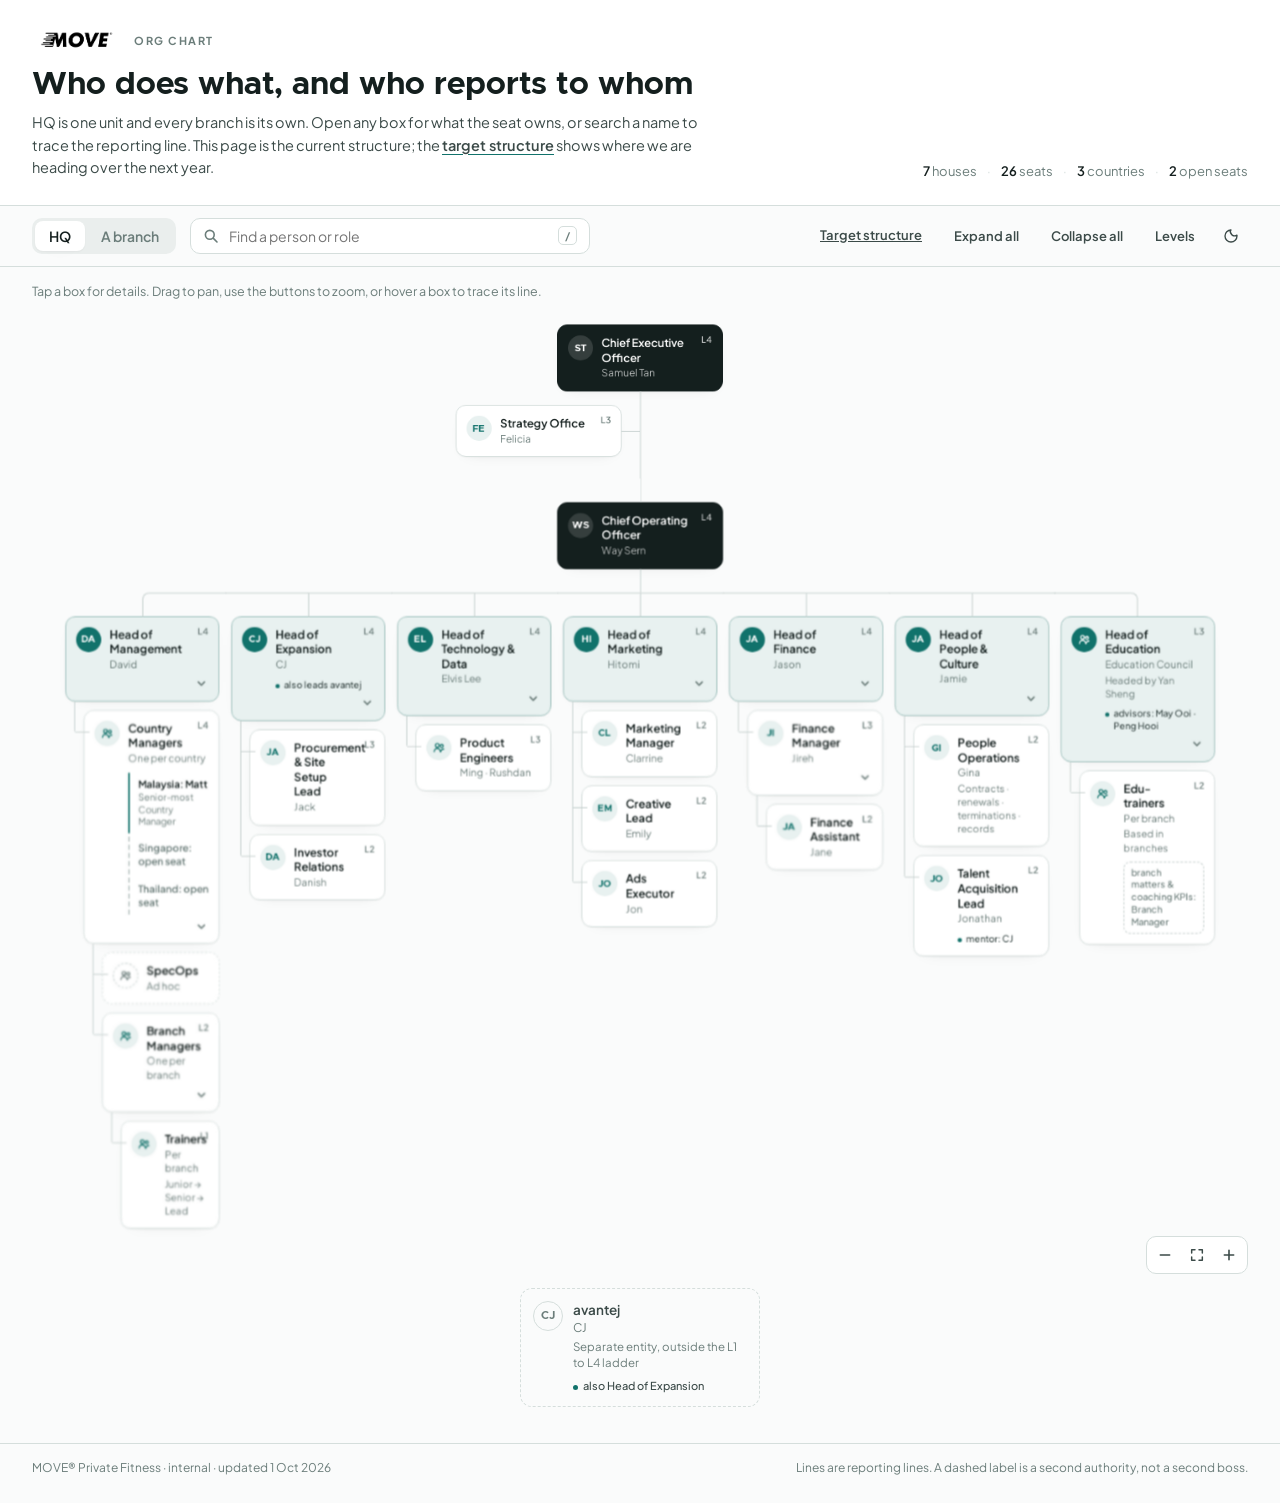
<file: index.html>
<!doctype html>
<html lang="en">
<head>
<meta charset="utf-8">
<meta name="viewport" content="width=device-width, initial-scale=1">
<meta name="robots" content="noindex, nofollow">
<title>MOVE Org Chart</title>
<link rel="icon" href="data:image/svg+xml,%3Csvg xmlns='http://www.w3.org/2000/svg' viewBox='0 0 32 32'%3E%3Crect width='32' height='32' rx='7' fill='%2311726B'/%3E%3Crect x='7' y='7' width='18' height='6' rx='2' fill='%23FFBF00'/%3E%3Crect x='7' y='19' width='8' height='6' rx='2' fill='%23fff'/%3E%3Crect x='17' y='19' width='8' height='6' rx='2' fill='%23fff'/%3E%3C/svg%3E">
<link rel="preconnect" href="https://fonts.googleapis.com">
<link rel="preconnect" href="https://fonts.gstatic.com" crossorigin>
<link href="https://fonts.googleapis.com/css2?family=Plus+Jakarta+Sans:wght@400;600;700&display=swap" rel="stylesheet">
<link rel="stylesheet" href="styles.css?v=20261103a">
<script>
  try { var t = localStorage.getItem('move-theme'); if (t === 'dark' || t === 'light') document.documentElement.setAttribute('data-theme', t); } catch (e) {}
</script>
</head>
<body>

<header class="hero">
  <div class="hero-inner wrap">
    <div>
      <div class="brand">
        <img class="logo" src="assets/logo-white.png" alt="MOVE Private Fitness">
        <span class="brand-tag">Org chart</span>
      </div>
      <h1>Who does what, and who reports to whom</h1>
      <p class="lede">HQ is one unit and every branch is its own. Open any box for what the seat owns, or search a name to trace the reporting line. This page is the current structure; the <a href="target.html">target structure</a> shows where we are heading over the next year.</p>
    </div>
    <p class="stats" id="stats"></p>
  </div>
</header>

<nav class="toolbar wrap" aria-label="Chart controls">
  <div class="views" role="tablist">
    <button class="view-btn is-active" role="tab" data-view="hq" aria-selected="true">HQ</button>
    <button class="view-btn" role="tab" data-view="branch" aria-selected="false">A branch</button>
  </div>
  <label class="search">
    <svg viewBox="0 0 20 20" aria-hidden="true"><circle cx="8.5" cy="8.5" r="5.5" fill="none" stroke="currentColor" stroke-width="2"/><path d="M13 13l4.5 4.5" stroke="currentColor" stroke-width="2" stroke-linecap="round"/></svg>
    <input id="search" type="search" placeholder="Find a person or role" autocomplete="off" aria-label="Find a person or role">
    <kbd>/</kbd>
  </label>
  <div class="actions">
    <a class="btn" href="target.html" title="The structure we are moving to over the next year">Target structure</a>
    <button class="btn" id="expand">Expand all</button>
    <button class="btn" id="collapse">Collapse all</button>
    <button class="btn" id="levels-toggle" aria-expanded="false" aria-controls="levels">Levels</button>
    <button class="btn icon" id="theme" aria-label="Switch light or dark" title="Light or dark">
      <svg viewBox="0 0 24 24" aria-hidden="true"><path d="M12 3a9 9 0 1 0 9 9c0-.5 0-.9-.1-1.3A6.5 6.5 0 0 1 11.3 3.1L12 3z" fill="none" stroke="currentColor" stroke-width="2" stroke-linejoin="round"/></svg>
    </button>
  </div>
</nav>

<section class="levels wrap" id="levels" hidden>
  <div class="levels-head">
    <h2>Growth Map levels</h2>
    <span class="muted">Shared-goal rungs: Junior → Senior → Lead → L2 → L3 → L4</span>
  </div>
  <div class="levels-grid" id="levels-grid"></div>
</section>

<main class="stage wrap">
  <p class="hint" id="hint">Tap a box for details. Drag to pan, use the buttons to zoom, or hover a box to trace its line.</p>
  <div class="view" id="view-hq">
    <div class="canvas" id="canvas-hq">
      <div class="tree-root" id="tree-hq"></div>
      <div class="zoom">
        <button class="btn icon" data-zoom="out" aria-label="Zoom out"><svg viewBox="0 0 24 24"><path d="M5 12h14" stroke="currentColor" stroke-width="2.4" stroke-linecap="round"/></svg></button>
        <button class="btn icon" data-zoom="fit" aria-label="Fit to screen"><svg viewBox="0 0 24 24" fill="none" stroke="currentColor" stroke-width="2.2" stroke-linecap="round" stroke-linejoin="round"><path d="M4 9V4h5M20 9V4h-5M4 15v5h5M20 15v5h-5"/></svg></button>
        <button class="btn icon" data-zoom="in" aria-label="Zoom in"><svg viewBox="0 0 24 24"><path d="M12 5v14M5 12h14" stroke="currentColor" stroke-width="2.4" stroke-linecap="round"/></svg></button>
      </div>
    </div>
    <div class="entity-wrap" id="entity"></div>
  </div>
  <div class="view" id="view-branch" hidden>
    <div class="branch-intro">
      <p id="branch-intro"></p>
      <p class="muted" id="branch-note"></p>
    </div>
    <div class="canvas" id="canvas-branch">
      <div class="tree-root" id="tree-branch"></div>
      <div class="zoom">
        <button class="btn icon" data-zoom="out" aria-label="Zoom out"><svg viewBox="0 0 24 24"><path d="M5 12h14" stroke="currentColor" stroke-width="2.4" stroke-linecap="round"/></svg></button>
        <button class="btn icon" data-zoom="fit" aria-label="Fit to screen"><svg viewBox="0 0 24 24" fill="none" stroke="currentColor" stroke-width="2.2" stroke-linecap="round" stroke-linejoin="round"><path d="M4 9V4h5M20 9V4h-5M4 15v5h5M20 15v5h-5"/></svg></button>
        <button class="btn icon" data-zoom="in" aria-label="Zoom in"><svg viewBox="0 0 24 24"><path d="M12 5v14M5 12h14" stroke="currentColor" stroke-width="2.4" stroke-linecap="round"/></svg></button>
      </div>
    </div>
  </div>
  <p class="empty" id="empty" hidden>No one matches that. Try a first name or a role.</p>
</main>

<aside class="panel" id="panel" aria-hidden="true" aria-labelledby="panel-role">
  <button class="panel-close" id="panel-close" aria-label="Close">×</button>
  <div id="panel-content"></div>
</aside>
<div class="scrim" id="scrim" hidden></div>

<footer class="foot wrap">
  <span>MOVE® Private Fitness · internal · updated <span id="updated-foot"></span></span>
  <span>Lines are reporting lines. A dashed label is a second authority, not a second boss.</span>
</footer>

<script src="app.js?v=20261001j"></script>
</body>
</html>
</file>
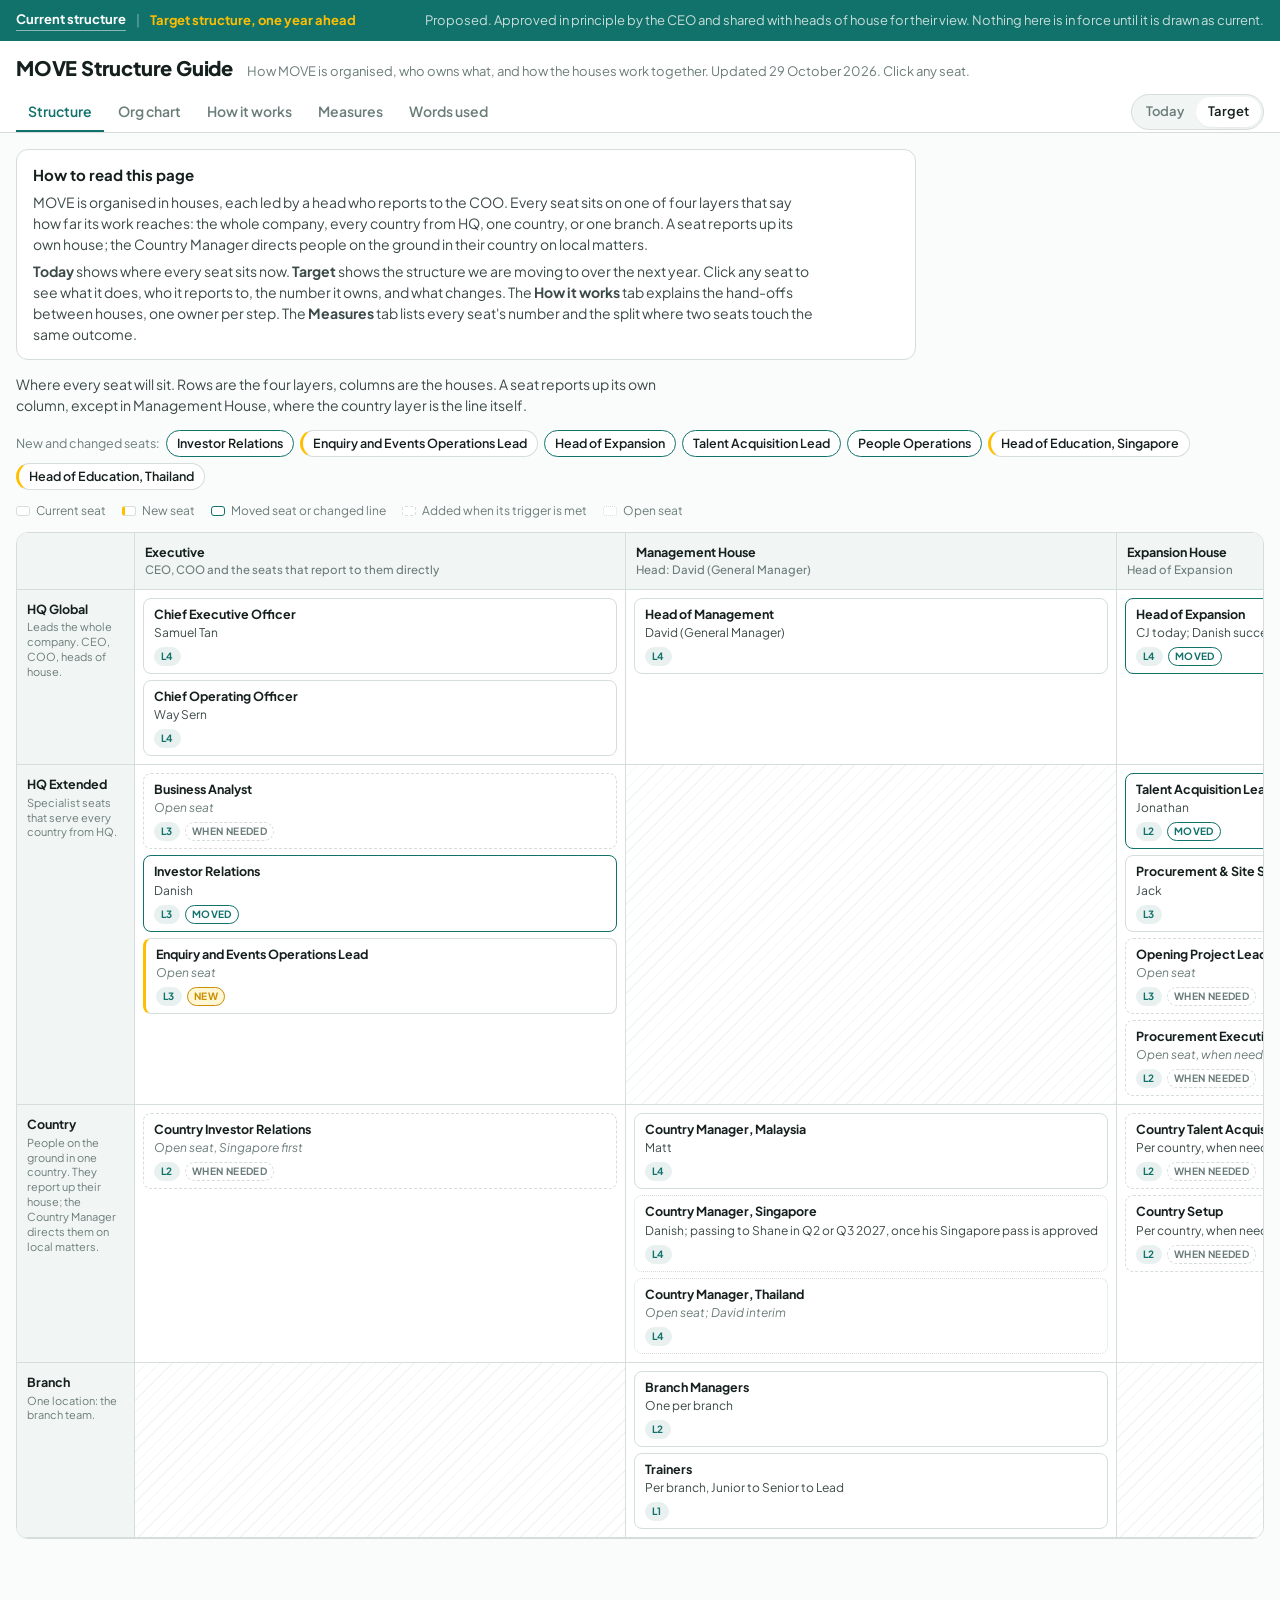
<file: target.html>
<!doctype html>
<html lang="en">
<head>
<meta charset="utf-8">
<meta name="viewport" content="width=device-width, initial-scale=1">
<meta name="robots" content="noindex, nofollow">
<link rel="icon" href="data:image/svg+xml,%3Csvg xmlns='http://www.w3.org/2000/svg' viewBox='0 0 32 32'%3E%3Crect width='32' height='32' rx='7' fill='%2311726B'/%3E%3C/svg%3E">
<style>[hidden]{display:none!important}</style>
</head>
<body>
<div class="sitenav"><a href="index.html">Current structure</a><span class="sep">|</span><span class="on">Target structure, one year ahead</span><span class="sitenote">Proposed. Approved in principle by the CEO and shared with heads of house for their view. Nothing here is in force until it is drawn as current.</span></div>
<style>
  .sitenav { font-family: 'Plus Jakarta Sans', -apple-system, BlinkMacSystemFont, 'Segoe UI', sans-serif; font-size: 13px; display: flex; flex-wrap: wrap; align-items: center; gap: 10px; padding: 10px max(16px, env(safe-area-inset-left, 0px)); background: #11726B; color: #E8F1F0; }
  .sitenav a { color: #fff; font-weight: 700; text-decoration: none; border-bottom: 1px solid rgba(255,255,255,.5); }
  .sitenav .sep { opacity: .5; }
  .sitenav .on { font-weight: 700; color: #FFBF00; }
  .sitenav .sitenote { flex-basis: 100%; opacity: .85; }
  @media (min-width: 900px) { .sitenav .sitenote { flex-basis: auto; margin-left: auto; text-align: right; } }
</style>
<title>MOVE Structure Guide</title>
<link rel="preconnect" href="https://fonts.googleapis.com">
<link rel="stylesheet" href="https://fonts.googleapis.com/css2?family=Plus+Jakarta+Sans:wght@400;500;600;700;800&display=swap">
<style>
  /* Layout: a layer-by-house grid (rows = the four layers, columns = houses), a drawer for the selected seat, tabs for flows, hiring order and rulings. */
  :root {
    --green: #11726B; --green-deep: #0B4F4A; --green-tint: #E8F1F0;
    --amber: #FFBF00; --amber-line: #C98F00; --amber-tint: #FFF6D6;
    --ink: #141F1E; --ink-2: #3B4A48; --muted: #6B7D7A;
    --line: #D5DEDC; --rule: #B5C2BF; --paper: #FFFFFF; --bg: #FAFBFB; --bg-2: #F1F5F4;
    --shadow: 0 1px 2px rgba(20,31,30,.04), 0 6px 20px -14px rgba(20,31,30,.18);
    --shadow-lift: 0 2px 4px rgba(20,31,30,.06), 0 14px 30px -14px rgba(20,31,30,.28);
    --font: 'Plus Jakarta Sans', -apple-system, BlinkMacSystemFont, 'Segoe UI', sans-serif;
    --radius: 10px;
  }
  @media (prefers-color-scheme: dark) {
    :root:not([data-theme="light"]) {
      color-scheme: dark;
      --green: #4FB3AA; --green-deep: #2E8B83; --green-tint: #15302D;
      --amber: #FFBF00; --amber-line: #E0B23A; --amber-tint: #3A2F10;
      --ink: #EEF3F2; --ink-2: #C2D0CE; --muted: #8FA3A0;
      --line: #273835; --rule: #3A4F4C; --paper: #121A19; --bg: #0C1312; --bg-2: #0F1816;
      --shadow: 0 1px 2px rgba(0,0,0,.4), 0 8px 24px -16px rgba(0,0,0,.8);
      --shadow-lift: 0 2px 4px rgba(0,0,0,.5), 0 16px 34px -16px rgba(0,0,0,.9);
    }
  }
  :root[data-theme="dark"] {
    color-scheme: dark;
    --green: #4FB3AA; --green-deep: #2E8B83; --green-tint: #15302D;
    --amber: #FFBF00; --amber-line: #E0B23A; --amber-tint: #3A2F10;
    --ink: #EEF3F2; --ink-2: #C2D0CE; --muted: #8FA3A0;
    --line: #273835; --rule: #3A4F4C; --paper: #121A19; --bg: #0C1312; --bg-2: #0F1816;
    --shadow: 0 1px 2px rgba(0,0,0,.4), 0 8px 24px -16px rgba(0,0,0,.8);
    --shadow-lift: 0 2px 4px rgba(0,0,0,.5), 0 16px 34px -16px rgba(0,0,0,.9);
  }
  * { box-sizing: border-box; }
  body { margin: 0; background: var(--bg); color: var(--ink); font-family: var(--font); font-size: 14px; line-height: 1.5; }
  body::before { content: ""; position: fixed; inset: 0 0 auto; height: env(safe-area-inset-top, 0px); z-index: 10; background: var(--paper); }
  .wrap { padding-left: max(16px, env(safe-area-inset-left, 0px)); padding-right: max(16px, env(safe-area-inset-right, 0px)); padding-block: 0 96px; max-width: 1480px; margin: 0 auto; }
  header.top { position: sticky; top: env(safe-area-inset-top, 0px); z-index: 5; background: var(--paper); border-bottom: 1px solid var(--line); }
  header.top .wrap { padding-block: 12px 0; }
  .brand { display: flex; align-items: baseline; gap: 14px; flex-wrap: wrap; }
  .brand h1 { margin: 0; font-size: 20px; font-weight: 800; letter-spacing: -.01em; }
  .brand .sub { color: var(--muted); font-size: 13px; }
  .bar { display: flex; align-items: center; justify-content: space-between; gap: 12px; flex-wrap: wrap; margin-top: 10px; }
  .tabs { display: flex; gap: 2px; flex-wrap: wrap; }
  .tab { appearance: none; background: none; border: 0; border-bottom: 2px solid transparent; padding: 8px 12px; font: inherit; font-weight: 600; color: var(--muted); cursor: pointer; }
  .tab[aria-selected="true"] { color: var(--green); border-bottom-color: var(--green); }
  .tab:focus-visible, button:focus-visible, select:focus-visible { outline: 2px solid var(--amber-line); outline-offset: 2px; }
  .seg { display: inline-flex; border: 1px solid var(--line); border-radius: 999px; padding: 2px; background: var(--bg-2); }
  .seg button { appearance: none; border: 0; background: none; font: inherit; font-weight: 600; font-size: 13px; padding: 5px 12px; border-radius: 999px; color: var(--muted); cursor: pointer; }
  .seg button[aria-pressed="true"] { background: var(--paper); color: var(--ink); box-shadow: var(--shadow); }

  .view { display: none; padding-top: 16px; }
  .view.active { display: block; }
  .lede { max-width: 68ch; color: var(--ink-2); margin: 0 0 14px; }
  .intro { background: var(--paper); border: 1px solid var(--line); border-radius: 12px; padding: 14px 16px; margin: 0 0 14px; max-width: 900px; }
  .intro h2 { margin: 0 0 6px; font-size: 15px; }
  .intro p { margin: 0 0 6px; color: var(--ink-2); max-width: 78ch; }
  .intro p:last-child { margin-bottom: 0; }

  .whatsnew { display: flex; flex-wrap: wrap; gap: 6px; align-items: center; margin: 0 0 12px; font-size: 12.5px; color: var(--muted); }
  .whatsnew:empty { display: none; }
  .whatsnew .wn { appearance: none; font: inherit; font-size: 12.5px; font-weight: 600; color: var(--ink); background: var(--paper); border: 1px solid var(--line); border-radius: 999px; padding: 3px 10px; cursor: pointer; }
  .whatsnew .wn.new { border-left: 3px solid var(--amber); }
  .whatsnew .wn.moved { border-color: var(--green); }
  .legend { display: flex; flex-wrap: wrap; gap: 8px 16px; font-size: 12px; color: var(--muted); margin: 0 0 12px; }
  .legend span { display: inline-flex; align-items: center; gap: 6px; }
  .legend i { width: 14px; height: 10px; border: 1px solid var(--line); border-radius: 3px; background: var(--paper); }
  .legend i.new { border-left: 3px solid var(--amber); }
  .legend i.moved { border-color: var(--green); }
  .legend i.trigger { border-style: dashed; }
  .legend i.open { border-style: dotted; }

  .gridwrap { overflow-x: auto; border: 1px solid var(--line); border-radius: 12px; background: var(--paper); }
  .grid { display: grid; grid-template-columns: 118px repeat(var(--cols), minmax(176px, 1fr)); min-width: max-content; }
  .grid > div { border-bottom: 1px solid var(--line); border-right: 1px solid var(--line); min-width: 0; }
  .grid .hh { position: sticky; top: 0; background: var(--bg-2); padding: 10px 10px; font-weight: 700; font-size: 12.5px; z-index: 1; }
  .grid .hh small { display: block; font-weight: 500; color: var(--muted); font-size: 11.5px; }
  .grid .lh { position: sticky; left: 0; background: var(--bg-2); padding: 10px; z-index: 2; }
  .grid .lh b { display: block; font-size: 12.5px; }
  .grid .lh small { display: block; color: var(--muted); font-size: 11px; line-height: 1.35; margin-top: 2px; }
  .grid .cell { padding: 8px; display: flex; flex-direction: column; gap: 6px; background: var(--paper); }
  .grid .cell.empty { background: repeating-linear-gradient(135deg, transparent 0 8px, var(--bg-2) 8px 9px); }
  .grid .corner { background: var(--bg-2); position: sticky; left: 0; top: 0; z-index: 3; }

  .seat { text-align: left; width: 100%; appearance: none; font: inherit; color: var(--ink); background: var(--paper); border: 1px solid var(--line); border-radius: 8px; padding: 7px 9px 7px 10px; cursor: pointer; display: flex; flex-direction: column; gap: 2px; position: relative; transition: box-shadow .15s, transform .15s; }
  .seat:hover { box-shadow: var(--shadow-lift); transform: translateY(-1px); }
  .seat.selected { outline: 2px solid var(--green); outline-offset: 1px; }
  .seat .r { font-weight: 700; font-size: 12.5px; line-height: 1.3; }
  .seat .h { font-size: 12px; color: var(--ink-2); }
  .seat .h.open { color: var(--muted); font-style: italic; }
  .seat .m { display: flex; gap: 5px; flex-wrap: wrap; margin-top: 3px; }
  .chip { display: inline-block; font-size: 10px; font-weight: 700; letter-spacing: .04em; text-transform: uppercase; padding: 1px 6px; border-radius: 999px; border: 1px solid var(--line); color: var(--muted); }
  .chip.lvl { color: var(--green); border-color: var(--green-tint); background: var(--green-tint); }
  .chip.new { color: var(--amber-line); border-color: var(--amber-line); background: var(--amber-tint); }
  .chip.moved { color: var(--green); border-color: var(--green); }
  .chip.trigger { border-style: dashed; }
  .chip.whatif { color: var(--paper); background: var(--green); border-color: var(--green); }
  .seat.new { border-left: 3px solid var(--amber); }
  .seat.moved { border-color: var(--green); }
  .seat.trigger { border-style: dashed; }
  .seat.open { border-style: dotted; }
  .seat.lapses { opacity: .55; }
  .seat.external, .seat.status { background: var(--bg-2); }
  .seat.whatif { box-shadow: 0 0 0 2px var(--green) inset; }

  .stack { display: none; flex-direction: column; gap: 14px; }
  .stack .house { border: 1px solid var(--line); border-radius: 12px; background: var(--paper); overflow: hidden; }
  .stack .house h3 { margin: 0; padding: 10px 12px; background: var(--bg-2); font-size: 14px; }
  .stack .house h3 small { display: block; font-weight: 500; color: var(--muted); font-size: 12px; }
  .stack .lay { padding: 8px 12px 10px; border-top: 1px solid var(--line); }
  .stack .lay .ll { font-size: 11px; text-transform: uppercase; letter-spacing: .06em; color: var(--muted); font-weight: 700; margin-bottom: 6px; }
  .stack .lay .seats { display: flex; flex-direction: column; gap: 6px; }
  @media (max-width: 760px) { .gridwrap { display: none; } .stack { display: flex; } }

  .drawer { position: fixed; top: env(safe-area-inset-top, 0px); right: 0; bottom: 0; width: min(420px, 100%); background: var(--paper); border-left: 1px solid var(--line); box-shadow: var(--shadow-lift); transform: translateX(105%); transition: transform .2s ease; z-index: 20; display: flex; flex-direction: column; padding-right: env(safe-area-inset-right, 0px); }
  .drawer.open { transform: none; }
  @media (prefers-reduced-motion: reduce) { .drawer, .seat { transition: none; } }
  .drawer .dh { padding: 14px 16px 10px; border-bottom: 1px solid var(--line); display: flex; justify-content: space-between; gap: 10px; align-items: flex-start; }
  .drawer .dh h2 { margin: 0; font-size: 17px; line-height: 1.25; }
  .drawer .dh .who { color: var(--ink-2); margin-top: 2px; }
  .drawer .close { appearance: none; border: 1px solid var(--line); background: var(--paper); border-radius: 999px; width: 30px; height: 30px; font: inherit; cursor: pointer; color: var(--ink); flex: none; }
  .drawer .db { overflow-y: auto; padding: 12px 16px 24px; display: flex; flex-direction: column; gap: 14px; }
  .kv { display: grid; grid-template-columns: 96px 1fr; gap: 4px 10px; font-size: 13px; }
  .kv dt { color: var(--muted); }
  .kv dd { margin: 0; }
  .sec h4 { margin: 0 0 6px; font-size: 11px; text-transform: uppercase; letter-spacing: .06em; color: var(--muted); }
  .sec ul { margin: 0; padding-left: 18px; }
  .sec li { margin: 3px 0; }
  .note { background: var(--amber-tint); border: 1px solid var(--amber-line); border-radius: 8px; padding: 8px 10px; font-size: 13px; }
  .note.green { background: var(--green-tint); border-color: var(--green); }
  .note.internal { background: var(--bg-2); border-color: var(--line); }
  .flowlink { display: inline-block; margin: 2px 6px 2px 0; font-size: 12.5px; font-weight: 600; color: var(--green); background: none; border: 1px solid var(--green); border-radius: 999px; padding: 3px 10px; cursor: pointer; font-family: inherit; }
  .whatif-box { border: 1px solid var(--line); border-radius: 10px; padding: 10px 12px; background: var(--bg-2); }
  .whatif-box h4 { margin: 0 0 6px; font-size: 11px; text-transform: uppercase; letter-spacing: .06em; color: var(--muted); }
  .whatif-box label { display: grid; grid-template-columns: 86px 1fr; align-items: center; gap: 8px; font-size: 13px; margin: 6px 0; }
  .whatif-box select { font: inherit; font-size: 13px; padding: 5px 8px; border: 1px solid var(--line); border-radius: 6px; background: var(--paper); color: var(--ink); min-width: 0; width: 100%; }
  .btn { appearance: none; font: inherit; font-weight: 600; font-size: 13px; padding: 6px 12px; border-radius: 8px; border: 1px solid var(--line); background: var(--paper); color: var(--ink); cursor: pointer; }
  .btn.primary { background: var(--green); border-color: var(--green); color: #fff; }
  .btn.small { font-size: 12px; padding: 4px 10px; }
  .row { display: flex; gap: 8px; flex-wrap: wrap; align-items: center; }

  .changes { position: fixed; left: 0; right: 0; bottom: 0; z-index: 15; background: var(--paper); border-top: 1px solid var(--line); box-shadow: var(--shadow-lift); padding-left: max(16px, env(safe-area-inset-left, 0px)); padding-right: max(16px, env(safe-area-inset-right, 0px)); padding-block: 10px calc(10px + env(safe-area-inset-bottom, 0px)); display: none; }
  .changes.on { display: block; }
  .changes .in { max-width: 1480px; margin: 0 auto; display: flex; gap: 10px; align-items: center; flex-wrap: wrap; justify-content: space-between; }
  .changes .list { font-size: 12.5px; color: var(--ink-2); flex: 1 1 320px; min-width: 0; }
  .changes .list div { padding: 1px 0; }
  .toast { position: fixed; left: 50%; bottom: calc(70px + env(safe-area-inset-bottom, 0px)); transform: translateX(-50%); background: var(--ink); color: var(--paper); padding: 8px 14px; border-radius: 999px; font-size: 13px; z-index: 30; }

  .flows { display: grid; grid-template-columns: 240px 1fr; gap: 16px; }
  @media (max-width: 860px) { .flows { grid-template-columns: 1fr; } }
  .flownav { display: flex; flex-direction: column; gap: 4px; }
  .flownav button { text-align: left; appearance: none; font: inherit; font-weight: 600; background: var(--paper); border: 1px solid var(--line); border-radius: 8px; padding: 8px 10px; cursor: pointer; color: var(--ink-2); }
  .flownav button[aria-selected="true"] { border-color: var(--green); color: var(--green); background: var(--green-tint); }
  .flowbody { background: var(--paper); border: 1px solid var(--line); border-radius: 12px; padding: 18px 20px; min-width: 0; }
  .flowbody h2 { margin: 0 0 4px; font-size: 19px; text-wrap: balance; }
  .flowbody .why { color: var(--ink-2); margin: 0 0 14px; max-width: 68ch; }
  .steps { list-style: none; margin: 0 0 16px; padding: 0; display: flex; flex-direction: column; gap: 0; counter-reset: s; }
  .steps li { display: grid; grid-template-columns: 34px 150px 1fr; gap: 10px; padding: 10px 0; border-top: 1px solid var(--line); align-items: start; }
  .steps li:first-child { border-top: 0; }
  .steps li::before { counter-increment: s; content: counter(s); width: 26px; height: 26px; border-radius: 999px; background: var(--green-tint); color: var(--green); font-weight: 800; font-size: 12.5px; display: grid; place-items: center; }
  .steps .own { font-weight: 700; font-size: 13px; }
  .steps .act { color: var(--ink-2); min-width: 0; }
  @media (max-width: 560px) { .steps li { grid-template-columns: 30px 1fr; } .steps .act { grid-column: 2; } }
  .rules h4 { margin: 0 0 6px; font-size: 11px; text-transform: uppercase; letter-spacing: .06em; color: var(--muted); }
  .rules ul { margin: 0; padding-left: 18px; }
  .rules li { margin: 4px 0; max-width: 72ch; }
  .layers { display: grid; grid-template-columns: repeat(auto-fit, minmax(210px, 1fr)); gap: 10px; margin-bottom: 14px; }
  .layers .lc { border: 1px solid var(--line); border-radius: 10px; padding: 10px 12px; background: var(--bg-2); }
  .layers .lc b { display: block; margin-bottom: 2px; }
  .layers .lc small { color: var(--muted); display: block; }
  .layers .lc p { margin: 6px 0 0; font-size: 13px; color: var(--ink-2); }

  .hire { list-style: none; margin: 0; padding: 0; display: flex; flex-direction: column; gap: 8px; }
  .hire li { display: grid; grid-template-columns: 34px 1fr; gap: 10px; background: var(--paper); border: 1px solid var(--line); border-radius: 10px; padding: 10px 12px; }
  .hire .n { width: 26px; height: 26px; border-radius: 999px; background: var(--green); color: #fff; font-weight: 800; display: grid; place-items: center; font-size: 12.5px; }
  .hire .t { font-weight: 700; }
  .hire .t small { font-weight: 500; color: var(--muted); margin-left: 6px; }
  .hire p { margin: 3px 0 0; color: var(--ink-2); max-width: 78ch; }
  .hire .trig { margin-top: 4px; font-size: 12.5px; }
  .hire .trig b { color: var(--amber-line); }

  table.rul { width: 100%; border-collapse: collapse; background: var(--paper); border: 1px solid var(--line); border-radius: 12px; overflow: hidden; font-size: 13px; }
  table.rul th, table.rul td { text-align: left; padding: 9px 11px; border-bottom: 1px solid var(--line); vertical-align: top; }
  table.rul th { background: var(--bg-2); font-size: 11.5px; text-transform: uppercase; letter-spacing: .05em; color: var(--muted); }
  .tablewrap { overflow-x: auto; }
  .src { font-size: 12px; color: var(--muted); margin-top: 16px; max-width: 80ch; }
  /* org chart tree */
  .legend .zoom { margin-left: auto; gap: 4px; }
  .ocwrap { overflow: auto; border: 1px solid var(--line); border-radius: 12px; background: var(--paper); padding: 18px; }
  .ocscale { transform-origin: top left; }
  .oc { position: relative; display: inline-block; min-width: 100%; }
  .oclines { position: absolute; inset: 0; width: 100%; height: 100%; pointer-events: none; overflow: visible; }
  .oclines path { fill: none; stroke: var(--rule, #C3CECC); stroke-width: 1.5; }
  .oclines path.dashed { stroke-dasharray: 4 4; }
  .octop { display: flex; flex-direction: column; align-items: center; gap: 28px; position: relative; }
  .ocrow { display: flex; gap: 16px; align-items: flex-start; justify-content: center; }
  .occols { display: flex; gap: 14px; align-items: flex-start; }
  .occol { width: 178px; flex: none; display: flex; flex-direction: column; gap: 8px; }
  .ochouse { font-size: 10.5px; font-weight: 800; letter-spacing: .08em; text-transform: uppercase; color: var(--green); border-bottom: 2px solid var(--green); padding-bottom: 3px; margin-bottom: 2px; min-height: 30px; display: flex; align-items: flex-end; }
  .ochouse.plain { color: var(--muted); border-bottom-color: var(--line); }
  .ob { text-align: left; appearance: none; font: inherit; color: var(--ink); background: var(--paper); border: 1px solid var(--line); border-radius: 8px; padding: 6px 8px; cursor: pointer; display: flex; flex-direction: column; gap: 1px; width: 178px; }
  .ob:hover { box-shadow: var(--shadow-lift); }
  .ob .r { font-weight: 700; font-size: 12px; line-height: 1.25; }
  .ob .h { font-size: 11px; color: var(--ink-2); line-height: 1.3; }
  .ob .h.open { color: var(--muted); font-style: italic; }
  .ob .hat { font-size: 10px; color: var(--muted); border-top: 1px dashed var(--line); margin-top: 3px; padding-top: 2px; }
  .ob .m { display: flex; gap: 4px; flex-wrap: wrap; margin-top: 2px; }
  .ob .eyebrow { font-size: 9.5px; font-weight: 800; letter-spacing: .08em; text-transform: uppercase; color: var(--green); margin-bottom: 2px; }
  .ob.head { background: var(--green-tint); border-color: var(--green); }
  .ob.group { background: var(--bg-2); border-style: solid; cursor: default; }
  .ob.group .eyebrow { color: var(--muted); }
  .ob.group:hover { box-shadow: none; }
  .ob.exec { background: var(--green); border-color: var(--green); color: #fff; }
  .ob.exec .h { color: #E8F1F0; }
  .ob.exec .chip.lvl { background: rgba(255,255,255,.18); color: #fff; border-color: transparent; }
  .ob.new { border-left: 3px solid var(--amber); }
  .ob.moved { border-color: var(--green); border-width: 1.5px; }
  .ob.trigger { border-style: dashed; }
  .ob.open { border-style: dotted; }
  .ob.lapses { opacity: .55; }
  .ob.external { background: var(--bg-2); }
  .ob.d1 { width: 164px; margin-left: 14px; }
  .ob.d2 { width: 150px; margin-left: 28px; }
  .ob.d3 { width: 136px; margin-left: 42px; }
  .ob.d4 { width: 122px; margin-left: 56px; }
  .mh { font-size: 14px; margin: 18px 0 8px; }
  .bn { display: grid; grid-template-columns: repeat(auto-fit, minmax(300px, 1fr)); gap: 10px; }
  .bn div.card { background: var(--paper); border: 1px solid var(--line); border-radius: 10px; padding: 12px 14px; font-size: 13px; }
  .bn .card b { display: block; font-size: 14px; margin-bottom: 4px; }
  .bn .card p { margin: 4px 0; color: var(--ink-2); }
  .bn .card p em { font-style: normal; color: var(--muted); }
  .sbbar { display: flex; justify-content: space-between; gap: 12px; flex-wrap: wrap; align-items: center; margin: 0 0 10px; }
  .sbform { display: flex; gap: 6px; flex-wrap: wrap; align-items: center; }
  .sbform input, .sbform select, .sbedit input { font: inherit; font-size: 13px; padding: 6px 8px; border: 1px solid var(--line); border-radius: 6px; background: var(--paper); color: var(--ink); min-width: 0; }
  .sbform input { width: 200px; max-width: 100%; }
  .sbedit { display: flex; gap: 6px; flex-wrap: wrap; align-items: center; background: var(--green-tint); border: 1px solid var(--green); border-radius: 10px; padding: 8px 10px; margin: 0 0 10px; font-size: 13px; }
  .sbedit input { width: 180px; }
  .sbwrap { overflow-x: auto; border: 1px solid var(--line); border-radius: 12px; background: var(--paper); }
  .seat.draft { border-left: 3px solid var(--amber); border-style: dashed; }
  .seat.picked { outline: 2px solid var(--green); outline-offset: 1px; }
  .seat[draggable="true"] { cursor: grab; }
  .grid .cell.over { background: var(--green-tint); }
  .grid .cell.target { cursor: copy; }
  .kpi-list { margin: 0; padding-left: 18px; }
  .kpi-list li { margin: 3px 0; }
  .glossary { display: grid; grid-template-columns: repeat(auto-fit, minmax(260px, 1fr)); gap: 10px; }
  .glossary div { background: var(--paper); border: 1px solid var(--line); border-radius: 10px; padding: 10px 12px; font-size: 13px; }
  .glossary b { display: block; margin-bottom: 2px; }
</style>

<header class="top">
  <div class="wrap">
    <div class="brand">
      <h1 id="pageTitle">MOVE Structure Explorer</h1>
      <span class="sub" id="pageSub"></span>
    </div>
    <div class="bar">
      <div class="tabs" role="tablist">
        <button class="tab" role="tab" data-view="structure" aria-selected="true">Structure</button>
        <button class="tab" role="tab" data-view="orgchart" aria-selected="false">Org chart</button>
        <button class="tab" role="tab" data-view="flows" aria-selected="false">How it works</button>
        <button class="tab" role="tab" data-view="measures" aria-selected="false">Measures</button>
        <button class="tab" role="tab" data-view="glossary" aria-selected="false">Words used</button>

      </div>
      <div class="seg" id="modeSeg" role="group" aria-label="View">
        <button id="modeToday" aria-pressed="false">Today</button>
        <button id="modeTarget" aria-pressed="true">Target</button>
      </div>
    </div>
  </div>
</header>

<div class="wrap">
  <section class="view active" id="view-structure">
    <div class="intro">
      <h2>How to read this page</h2>
      <p>MOVE is organised in houses, each led by a head who reports to the COO. Every seat sits on one of four layers that say how far its work reaches: the whole company, every country from HQ, one country, or one branch. A seat reports up its own house; the Country Manager directs people on the ground in their country on local matters.</p>
      <p><b>Today</b> shows where every seat sits now. <b>Target</b> shows the structure we are moving to over the next year. Click any seat to see what it does, who it reports to, the number it owns, and what changes. The <b>How it works</b> tab explains the hand-offs between houses, one owner per step. The <b>Measures</b> tab lists every seat's number and the split where two seats touch the same outcome.</p>
    </div>
    <p class="lede" id="structureLede"></p>
    <div class="whatsnew" id="whatsnew"></div>
    <div class="legend">
      <span><i></i> Current seat</span>
      <span><i class="new"></i> New seat</span>
      <span><i class="moved"></i> Moved seat or changed line</span>
      <span><i class="trigger"></i> Added when its trigger is met</span>
      <span><i class="open"></i> Open seat</span>
    </div>
    <div class="gridwrap"><div class="grid" id="grid"></div></div>
    <div class="stack" id="stack"></div>
  </section>

  <section class="view" id="view-orgchart">
    <p class="lede" id="ocLede">The same seats drawn as a tree with reporting lines. Each house stacks downward under its head; a line from the left edge of a box leads to the seats that report to it. Click any box for its card.</p>
    <div class="legend">
      <span><i></i> Current seat</span>
      <span><i class="new"></i> New seat</span>
      <span><i class="moved"></i> Moved seat or changed line</span>
      <span><i class="trigger"></i> Added when its trigger is met</span>
      <span><i class="open"></i> Open seat</span>
      <span class="zoom">Zoom <button class="btn small" data-zoom="0.6" type="button">60%</button><button class="btn small" data-zoom="0.8" type="button">80%</button><button class="btn small" data-zoom="1" type="button">100%</button></span>
    </div>
    <div class="ocwrap"><div class="ocscale" id="ocScale"><div class="oc" id="oc"><svg class="oclines" id="ocLines"></svg></div></div></div>
    <p class="src">Country specialists in every house report up their own house; the Country Manager of their country directs them on local matters. Edu-trainers are based in branches and take branch matters from the Branch Manager. Branch Pioneer is a status a Branch Manager carries, not a seat.</p>
  </section>

  <section class="view" id="view-flows">
    <p class="lede">The hand-offs that make the structure work. Each chain has one owner per step, so a hand-over is never a gap. Every seat's card links to the chains it takes part in.</p>
    <div class="flows">
      <nav class="flownav" id="flownav"></nav>
      <article class="flowbody" id="flowbody"></article>
    </div>
  </section>

  <section class="view" id="view-measures">
    <p class="lede">Every seat owns its numbers, and no number has two owners. For each seat, its own outcomes come first (what it holds whatever anyone else does), then what it owes another seat by a date. Where two seats touch the same outcome, the split below says which part each one owns, so the two numbers pull in the same direction instead of against each other.</p>
    <h3 class="mh">The number each seat owns</h3>
    <div class="tablewrap"><table class="rul" id="kpiTable"><thead><tr><th>Seat</th><th>House</th><th>Owns the number for</th></tr></thead><tbody></tbody></table></div>
    <h3 class="mh">Where two seats touch the same outcome</h3>
    <div class="tablewrap"><table class="rul" id="conflictTable"><thead><tr><th>Outcome</th><th>Seat A owns</th><th>Seat B owns</th><th>Why the split holds</th></tr></thead><tbody></tbody></table></div>
  </section>

  <section class="view" id="view-glossary">
    <p class="lede">Short definitions of the words this page uses.</p>
    <div class="glossary" id="glossary"></div>
  </section>


</div>

<aside class="drawer" id="drawer" aria-hidden="true">
  <div class="dh">
    <div><h2 id="dTitle"></h2><div class="who" id="dWho"></div></div>
    <button class="close" id="dClose" aria-label="Close">×</button>
  </div>
  <div class="db" id="dBody"></div>
</aside>

<div class="changes" id="changes">
  <div class="in">
    <div class="list" id="changeList"></div>
    <div class="row">
      <button class="btn small" id="copyChanges">Copy changes</button>
      <button class="btn small" id="resetChanges">Reset</button>
    </div>
  </div>
</div>

<script>
(function () {
  'use strict';

  // 'leadership' shows everything, including open personnel questions, the hiring order and the rulings.
  // 'team' shows the structure and how it works, in plain language, with nothing that is still being decided about a named person.
  const AUDIENCE = 'team';
  const TEAM = AUDIENCE === 'team';

  // DATA START (built from the leadership source; do not edit here)
  const LAYERS = [
   {
    "id": "global",
    "name": "HQ Global",
    "sub": "Leads the whole company. CEO, COO, heads of house."
   },
   {
    "id": "extended",
    "name": "HQ Extended",
    "sub": "Specialist seats that serve every country from HQ."
   },
   {
    "id": "country",
    "name": "Country",
    "sub": "People on the ground in one country. They report up their house; the Country Manager directs them on local matters."
   },
   {
    "id": "branch",
    "name": "Branch",
    "sub": "One location: the branch team."
   }
  ];
  const HOUSES = [
   {
    "id": "exec",
    "name": "Executive",
    "sub": "CEO, COO and the seats that report to them directly"
   },
   {
    "id": "mgmt",
    "name": "Management House",
    "sub": "Head: David (General Manager)"
   },
   {
    "id": "exp",
    "name": "Expansion House",
    "sub": "Head of Expansion"
   },
   {
    "id": "tech",
    "name": "Technology & Data House",
    "sub": "Head: Elvis Lee (CTO)"
   },
   {
    "id": "mkt",
    "name": "Marketing House",
    "sub": "Head: Hitomi (Marketing Director)"
   },
   {
    "id": "fin",
    "name": "Finance House",
    "sub": "Head: Jason (Finance Director)"
   },
   {
    "id": "pc",
    "name": "People & Culture House",
    "sub": "Head: Jamie (P&C Director)"
   },
   {
    "id": "edu",
    "name": "Education House",
    "sub": "Head: the Education Council"
   }
  ];
  const SEATS = [
   {
    "id": "ceo",
    "role": "Chief Executive Officer",
    "holder": "Samuel Tan",
    "house": "exec",
    "layer": "global",
    "level": "L4",
    "reportsTo": "Board",
    "status": "current",
    "today": {},
    "about": "Sets the strategy, holds the external relationships and the board, and approves the shape of the company: any new head-of-house seat, any seat reporting to the CEO or the COO, pay above the band for a tier, and any scheme that binds more than one role.",
    "duties": [
     "Spokesperson for press and investors at group level.",
     "Approves the target chart on this page."
    ]
   },
   {
    "id": "coo",
    "role": "Chief Operating Officer",
    "holder": "Way Sern",
    "house": "exec",
    "layer": "global",
    "level": "L4",
    "reportsTo": "CEO",
    "status": "current",
    "today": {},
    "about": "Every house reports to the COO. Approves seats inside a house within the agreed headcount and budget, sets the pay bands, and settles anything two heads of house cannot settle between them.",
    "duties": [
     "Owns the operating model: who owns what, and how work moves between houses.",
     "Three seats report here directly besides the heads of house: the Business Analyst, Investor Relations, and the Enquiry and Events Operations Lead."
    ]
   },
   {
    "id": "ba",
    "role": "Business Analyst",
    "holder": "Open seat",
    "house": "exec",
    "layer": "extended",
    "level": "L3",
    "reportsTo": "COO",
    "status": "trigger",
    "today": null,
    "career": "Fee reviewed each anniversary with a fixed yearly increment and no per-branch increment, because the load is set by the project count, not the branch count. Up: the first operations seat under the COO (Head of Operations or Chief of Staff) when the COO's direct seats and the cross-house work justify one. Across: Opening Project Lead in Expansion.",
    "about": "Deferred on 11 November 2026 until the company reaches a scale that needs the seat. Until then each head of house owns the gaps in their own house, and the COO oversees across houses. When it is filled: a two-year contract for service with a four-month probation, holding at most two projects at a time. The analyst maps how a piece of work actually runs, measures it, names the gap, proposes the owner and the fix, writes it down, and checks later that it held. The analyst proposes; the head of house decides; the COO settles anything that crosses houses.",
    "duties": [
     "Project 1: the opening requisition and launch calendar as a working tool, with every stage gate and its owner, so each new location runs off the same calendar.",
     "Project 2: the enquiry routing table, the monthly enquiry measures and the test run after each Captain change, held until the Enquiry and Events Operations Lead is in seat and handed over on that person's first day."
    ],
    "caretaker": "May hold a piece of work that has no owner for at most 60 days, with a named head of house taking it over on a date set on day one.",
    "flows": [
     "opening",
     "enquiries"
    ]
   },
   {
    "id": "ir",
    "role": "Investor Relations",
    "holder": "Danish",
    "house": "exec",
    "layer": "extended",
    "level": "L3",
    "reportsTo": "COO",
    "status": "moved",
    "today": {
     "house": "exp",
     "layer": "extended",
     "reportsTo": "Head of Expansion"
    },
    "about": "Owns the investor relationship for the life of every branch: finding, qualifying, pitching and closing investors for each opening, then the reporting, studio tours, investor events and any change of stake afterwards. A seat under the COO rather than part of Expansion or Finance, because Expansion's job ends on opening day and Finance's job is the numbers and the controls. It becomes a house only when it has three permanent people and its own budget line. From Q2 or Q3 2027 Danish also holds Head of Expansion, so this seat becomes his second hat: one person, two seats, both reporting to the COO. That works because the Opening Project Lead carries the day-to-day of openings, and because Finance sizes and approves every capital need, so the person who raises the money never sets the number alone.",
    "duties": [
     "Accountable for the capital being in place by the date in Expansion's requisition.",
     "Takes the instrument, the entity and the controls from Finance before a raise, and the branch numbers from Finance on a fixed date each month afterwards.",
     "Leads investor meets, open days and studio tours; the country team hosts them.",
     "Serves the sister company Tribuo on request under a service agreement, with MOVE's needs first."
    ],
    "country": "A second Investor Relations person based where the raises are, Singapore first, once raises or investor events run in two countries in the same quarter. The lead keeps the investor register, the pitch standard and the reporting; the country person runs the raise and the events there.",
    "flows": [
     "capital",
     "opening"
    ]
   },
   {
    "id": "ir_c",
    "role": "Country Investor Relations",
    "holder": "Open seat, Singapore first",
    "house": "exec",
    "layer": "country",
    "level": "L2",
    "reportsTo": "Investor Relations",
    "status": "trigger",
    "today": null,
    "about": "A second Investor Relations person based in the country where the raises are. Runs the raise, the investor meets, open days and studio tours there to the lead's standard; the lead keeps the investor register, the pitch standard and the reporting. Until the seat exists, the Country Manager's team hosts events when Investor Relations asks, and local compliance sits with Finance's country entity.",
    "trigger": "Raises or investor events in two countries in the same quarter, which the 2027 opening plan already implies. Expected early 2027, Singapore first."
   },
   {
    "id": "hom",
    "role": "Head of Management",
    "holder": "David (General Manager)",
    "house": "mgmt",
    "layer": "global",
    "level": "L4",
    "reportsTo": "COO",
    "status": "current",
    "today": {},
    "about": "Runs the branches through the Country Managers and owns the client journey from enrolment to renewal. Appoints the Branch Manager for every new location and co-signs every new site with Expansion.",
    "duties": [
     "Holds the Thailand Country Manager seat until it is filled.",
     "Country Managers own and answer new enquiries; the Enquiry and Events Operations Lead, under the COO, runs the routing and the response rule they work to."
    ]
   },
   {
    "id": "eeo",
    "role": "Enquiry and Events Operations Lead",
    "holder": "Open seat",
    "house": "exec",
    "layer": "extended",
    "level": "L3",
    "reportsTo": "COO",
    "status": "new",
    "today": null,
    "about": "One operations seat for the two things every house touches but nobody ran: enquiries and events. Enquiries means every inbound that reaches MOVE from outside, on any channel (chat, email, phone, social, walk-in, referral) and for any house, not only Chatwoot; events means every event in any house that needs logistics. It owns the system and the logistics; the content stays with whoever the enquiry or the event belongs to. It coordinates with every enquiry owner and every requesting house, routes and directs, and is measured on its own numbers: response rule met, routing accuracy, events delivered to brief. It does not answer enquiries, and it does not run an event's programme. A direct seat under the COO, because it serves every house and no single house owns it.",
    "scale": "The seat plans; it does not host. Every event has a named on-the-day lead from the country team (the Country Manager's team, or Talent Acquisition's country person for a career day), who runs the run-sheet on site. The seat prepares each event remotely from the playbook, holds a checklist call with each on-the-day lead the day before, is on call during the event, and collects the report after. Three seminars in three countries on one weekend are three run-sheets and three on-the-day leads, not three flights. Where Management House and the country team cannot cover the day, the seat brings in an outside events or staffing company under the event's brief, costed and approved with it. The seat travels only for a first-of-its-kind event or a format it is still writing the playbook for. That is why the Country Manager directs country people on local matters: the country team has to own the day.",
    "career": "Starts as a second role for a team member already at MOVE, on a one-year trial: the enquiry side on a fixed fee, each event coordinated as a project, gates at day 30, day 90, month six and month twelve. From there the seat can grow three ways. Up: Head of Client Experience, leading a response team and an events team, if a central response desk is created (a live possibility, not yet decided) and the volume justifies the teams (a house when it reaches three permanent people with a budget line). Split: enquiry operations and events become two seats when events run weekly in more than one country. Across: Business Analyst or Opening Project Lead.",
    "duties": [
     "Enquiries, for the whole company: every inbound channel (chat, the shared and branch email inboxes, phone, social, walk-in, referral) has a route to a named owner in the routing table; the response rule across every channel and the check that it is met, the automation and Captain content, the change log, and the monthly measures.",
     "Events: the one calendar for the company; the playbook for setting an event up (venue, seating, AV, materials, run-sheet, roles on the day); registration through the standard form with the consent gate; the enquiry side of every event (registration link, routing and auto-replies in Chatwoot); coordination with the country team on the day; attendance and outcome reported afterwards.",
     "How a request works: the house that wants the event brings the brief, the speakers and the content (Talent Acquisition for a career day, Marketing for a client seminar, Education for a coach workshop). This seat turns the brief into the date, the venue, the registration link, the Chatwoot set-up and the run-sheet, and hands back a report.",
     "Writes what is needed; Technology & Data builds it. Splits into two seats when events run weekly in more than one country."
    ],
    "flows": [
     "enquiries",
     "events"
    ]
   },
   {
    "id": "cm_my",
    "role": "Country Manager, Malaysia",
    "holder": "Matt",
    "house": "mgmt",
    "layer": "country",
    "level": "L4",
    "reportsTo": "Head of Management",
    "status": "current",
    "today": {},
    "about": "Senior-most Country Manager. Runs the Malaysian branches through the Branch Managers and owns conversion, renewal and branch performance there. Owns and answers new enquiries for Malaysia.",
    "duties": [
     "Co-signs new sites in Malaysia with Expansion.",
     "Directs people on the ground from other houses on local matters.",
     "Raises replacement and growth headcount requests to Talent Acquisition."
    ]
   },
   {
    "id": "cm_sg",
    "role": "Country Manager, Singapore",
    "holder": "Danish; passing to Shane in Q2 or Q3 2027, once his Singapore pass is approved",
    "house": "mgmt",
    "layer": "country",
    "level": "L4",
    "reportsTo": "Head of Management",
    "status": "open",
    "today": {},
    "about": "Runs the Singapore branches through the Branch Managers, and owns and answers new enquiries for Singapore. Danish holds the seat today and hands it to Shane in Q2 or Q3 2027, once Shane's Singapore pass is approved and Branch Managers are in place for the branches he leaves. Danish then moves to Head of Expansion."
   },
   {
    "id": "cm_th",
    "role": "Country Manager, Thailand",
    "holder": "Open seat; David interim",
    "house": "mgmt",
    "layer": "country",
    "level": "L4",
    "reportsTo": "Head of Management",
    "status": "open",
    "today": {},
    "about": "Runs the Thai branches through the Branch Managers once filled. David holds it until then and delegates the Thailand enquiry seat to Wiwit. Filling it is the trigger for every Thailand country specialist in other houses.",
    "trigger": "Target: in seat before the first 2027 opening in Thailand, with the Head of Education, Thailand appointed alongside. The search starts once the Singapore seat is settled."
   },
   {
    "id": "bm",
    "role": "Branch Managers",
    "holder": "One per branch",
    "house": "mgmt",
    "layer": "branch",
    "level": "L2",
    "reportsTo": "Country Manager",
    "status": "current",
    "today": {},
    "about": "Runs the branch: the team, the schedule, conduct and the numbers. Decides who is hired for the branch after the manager interview; Education's proficiency test is a pass-or-fail gate before that. Directs the whole branch team on branch matters, including the Edu-trainer based there.",
    "duties": [
     "Once a new site is confirmed, Management appoints which manager becomes Branch Manager of that location. The manager stays under the Country Manager throughout the opening and is paid as normal. Branch Pioneer is a status the manager carries, not a seat.",
     "Pre-launch sales and the first clients of a new location sit with the appointed Branch Manager and the Country Manager.",
     "The manager walks the unit and never signs the tenancy."
    ],
    "flows": [
     "opening"
    ]
   },
   {
    "id": "tr",
    "role": "Trainers",
    "holder": "Per branch, Junior to Senior to Lead",
    "house": "mgmt",
    "layer": "branch",
    "level": "L1",
    "reportsTo": "Branch Manager",
    "status": "current",
    "today": {},
    "about": "Coaches clients. The coaching method comes from Education through the branch Edu-trainer; doing the job to standard is trained by Management."
   },
   {
    "id": "hoe",
    "role": "Head of Expansion",
    "holder": "CJ today; Danish succeeds him in Q2 or Q3 2027, when he hands over Singapore",
    "house": "exp",
    "layer": "global",
    "level": "L4",
    "reportsTo": "COO",
    "status": "moved",
    "today": {
     "reportsTo": "COO"
    },
    "about": "Owns where and when MOVE opens next: the location strategy and the pipeline of sites and countries, the site decision with Management's co-sign, the opening budget, and the dated requisition for every opening (site, date, capital need, coaches by date). Decides go or no-go at each gate and hands the branch to Management on opening day. Accountable for opening on time. Day-to-day execution sits with Procurement & Site Setup and the Opening Project Lead; until that seat exists, the head also tracks every stage.",
    "duties": [
     "Standing goal: studios opened per year, with the pipeline of sites behind it.",
     "Line manager of Talent Acquisition, Procurement & Site Setup and the Opening Project Lead.",
     "Leads the investor pitch with Investor Relations alongside; does not own the Investor Relations seat.",
     "Succession: Danish takes the seat in Q2 or Q3 2027, once he has handed Singapore to Shane. He keeps Investor Relations as a second hat, which is why the Opening Project Lead is created before the handover."
    ],
    "flows": [
     "opening",
     "capital",
     "talent"
    ]
   },
   {
    "id": "ta",
    "role": "Talent Acquisition Lead",
    "holder": "Jonathan",
    "house": "exp",
    "layer": "extended",
    "level": "L2",
    "reportsTo": "Head of Expansion",
    "status": "moved",
    "today": {
     "house": "pc",
     "layer": "extended",
     "reportsTo": "Head of People & Culture"
    },
    "about": "Works like a recruitment agency inside the company. Takes headcount requests from Expansion (new openings) and from Management (replacements and growth), finds candidates, and delivers them to the hiring gates. Its number is hires who pass the gates and sign, against the requests, by the date.",
    "duties": [
     "Sourcing: campaigns, ads, social media, career days and physical seminars, and partnerships with universities, sports clubs and fitness communities.",
     "Country people, or coach-contractors hosting career talks, do the on-the-ground part in each country.",
     "Refill: a hire who leaves inside probation is replaced without counting again.",
     "Marketing supports the campaigns as a service.",
     "Serves the sister company Tribuo on request under a service agreement, with MOVE's needs first."
    ],
    "flows": [
     "talent",
     "opening"
    ]
   },
   {
    "id": "setup",
    "role": "Procurement & Site Setup Lead",
    "holder": "Jack",
    "house": "exp",
    "layer": "extended",
    "level": "L3",
    "reportsTo": "Head of Expansion",
    "status": "current",
    "today": {},
    "about": "Site scouting support, fit-out, procurement and setup for every opening, in every country, from HQ. Runs the tenancy process for each site: negotiates the terms with the landlord, puts the commitment to Finance for its check under the Approval Limits Policy, and arranges the signature by the entity's authorised signatory, who is a director. The appointed Branch Manager walks the unit and never signs. Two seats can grow under it: a Procurement Executive at HQ, who buys for all three countries, and Country Setup people on the ground once a country has openings dated. The lead then runs site setup and keeps procurement under one roof.",
    "flows": [
     "opening"
    ]
   },
   {
    "id": "opl",
    "role": "Opening Project Lead",
    "holder": "Open seat",
    "house": "exp",
    "layer": "extended",
    "level": "L3",
    "reportsTo": "Head of Expansion",
    "status": "trigger",
    "today": null,
    "about": "The one person with visibility of every opening at every stage. Keeps the launch calendar and the stage gates for each location: site confirmed and co-signed by Management, capital approved by Finance and raised, tenancy signed, procurement and fit-out on schedule, Branch Manager appointed, Edu-trainer and founding coaches delivered, licences in hand, opening date held. Chases each owner, reports status weekly, and escalates a slip to the Head of Expansion. Coordinates; decides nothing. Pre-launch sales sit with Management through the appointed Branch Manager. Until this seat exists, the Head of Expansion holds this visibility.",
    "trigger": "More than one opening running at a time, and in any case before Danish takes Head of Expansion in Q2 or Q3 2027, so that Expansion and Investor Relations fit in one person's week.",
    "flows": [
     "opening"
    ]
   },
   {
    "id": "ta_c",
    "role": "Country Talent Acquisition",
    "holder": "Per country, when needed",
    "house": "exp",
    "layer": "country",
    "level": "L2",
    "reportsTo": "Talent Acquisition Lead",
    "status": "trigger",
    "today": null,
    "about": "The person on the ground who runs career sharing and physical seminars in a country and feeds its candidate pool. Reports to the Talent Acquisition Lead; the Country Manager directs them on local matters.",
    "trigger": "Openings dated in that country within the next two quarters, or language makes sourcing from HQ ineffective (Thailand). Until then, coach-contractors hosting career talks are the on-the-ground layer."
   },
   {
    "id": "proc",
    "role": "Procurement Executive",
    "holder": "Open seat, when needed",
    "house": "exp",
    "layer": "extended",
    "level": "L2",
    "reportsTo": "Procurement & Site Setup Lead",
    "status": "trigger",
    "today": null,
    "about": "Buys for every country from HQ: fit-out packages, equipment, branch consumables, apparel and the standing supplier contracts, so the lead can be on site for openings. Central because buying for all three countries together is what gets the price; a country only needs someone to receive goods and manage local contractors, which is the Country Setup seat.",
    "trigger": "Procurement runs continuously outside openings (standing orders for twelve or more branches), or two openings run at once and the lead is on site for one of them."
   },
   {
    "id": "setup_c",
    "role": "Country Setup",
    "holder": "Per country, when needed",
    "house": "exp",
    "layer": "country",
    "level": "L2",
    "reportsTo": "Procurement & Site Setup Lead",
    "status": "trigger",
    "today": null,
    "about": "Local procurement, contractors and fit-out supervision for openings in that country. Runs the tenancy process on the ground: landlord negotiation, local lawyer, walk-through, handover of the unit. Does not sign; the signature is always the entity's authorised signatory, a director, after Finance's check.",
    "trigger": "Two or more openings dated in that country within two quarters."
   },
   {
    "id": "cto",
    "role": "Head of Technology & Data",
    "holder": "Elvis Lee (Chief Technology Officer)",
    "house": "tech",
    "layer": "global",
    "level": "L4",
    "reportsTo": "COO",
    "status": "current",
    "today": {},
    "about": "Platform owner for the Client Hub, Business OS, the Talent module and Chatwoot. Builds what the business owners specify; the business owners own the rules.",
    "flows": [
     "enquiries",
     "talent"
    ]
   },
   {
    "id": "pe",
    "role": "Product Engineers",
    "holder": "Ming, Rushdan",
    "house": "tech",
    "layer": "extended",
    "level": "L3",
    "reportsTo": "Head of Technology & Data",
    "status": "current",
    "today": {}
   },
   {
    "id": "hmk",
    "role": "Head of Marketing",
    "holder": "Hitomi (Marketing Director)",
    "house": "mkt",
    "layer": "global",
    "level": "L4",
    "reportsTo": "COO",
    "status": "current",
    "today": {},
    "about": "Owns leads and the brand. Owns lead-generating events, and press and public relations with the CEO as spokesperson. Supports Talent Acquisition's campaigns as a service.",
    "flows": [
     "events",
     "enquiries"
    ]
   },
   {
    "id": "mm",
    "role": "Marketing Manager",
    "holder": "Clarrine",
    "house": "mkt",
    "layer": "extended",
    "level": "L2",
    "reportsTo": "Head of Marketing",
    "status": "current",
    "today": {},
    "about": "Owns business and partnership enquiries, with her own Marketing inbox in Chatwoot."
   },
   {
    "id": "cl",
    "role": "Creative Lead",
    "holder": "Emily",
    "house": "mkt",
    "layer": "extended",
    "level": "L2",
    "reportsTo": "Head of Marketing",
    "status": "current",
    "today": {}
   },
   {
    "id": "ads",
    "role": "Ads Executor",
    "holder": "Jon",
    "house": "mkt",
    "layer": "extended",
    "level": "L2",
    "reportsTo": "Head of Marketing",
    "status": "current",
    "today": {},
    "about": "Serves every country from HQ. Works with local agencies where a market needs them."
   },
   {
    "id": "agencies",
    "role": "Local agencies",
    "holder": "Outsourced, per market",
    "house": "mkt",
    "layer": "country",
    "level": "",
    "reportsTo": "Marketing seats at HQ",
    "status": "external",
    "today": {},
    "about": "Marketing's country layer is bought, not hired: local media, production and language work through agencies directed from HQ."
   },
   {
    "id": "hof",
    "role": "Head of Finance",
    "holder": "Jason (Finance Director)",
    "house": "fin",
    "layer": "global",
    "level": "L4",
    "reportsTo": "COO",
    "status": "current",
    "today": {},
    "about": "Sizes and approves the capital for every opening under the Approval Limits Policy; incorporates, receives funds, issues shares and keeps the investor register. Gives Investor Relations the instrument, the entity, the controls and the monthly numbers. Runs payroll in all three countries from the contract and role-change record People Operations keeps. Checks every tenancy commitment before a director signs. Finance stays one function with one ledger and one set of controls; the country layer is a Finance Executive per country for the local books, statutory filings and audit, added by trigger, with an outsourced local firm doing that work until then.",
    "flows": [
     "capital",
     "opening"
    ]
   },
   {
    "id": "fm",
    "role": "Finance Manager",
    "holder": "Jireh",
    "house": "fin",
    "layer": "extended",
    "level": "L3",
    "reportsTo": "Head of Finance",
    "status": "current",
    "today": {},
    "about": "Runs the books for every entity from HQ: month-end close, management accounts, the investor numbers on the fixed date, receivables and payables. Line manager of the Finance Assistant and of any country Finance Executive."
   },
   {
    "id": "fa",
    "role": "Finance Assistant",
    "holder": "Jane",
    "house": "fin",
    "layer": "extended",
    "level": "L2",
    "reportsTo": "Finance Manager",
    "status": "current",
    "today": {},
    "about": "Records transactions for every entity from HQ. Stays central: one ledger and one set of controls for the group. The country layer, when it comes, is a Finance Executive in that country, not a split of this seat."
   },
   {
    "id": "fin_sg",
    "role": "Finance Executive, Singapore",
    "holder": "Open seat, when needed",
    "house": "fin",
    "layer": "country",
    "level": "L2",
    "reportsTo": "Finance Manager",
    "status": "trigger",
    "today": null,
    "about": "The Singapore company's own books on the ground: local bank, GST and corporate tax filings, the statutory audit, supplier payments and branch cash. Works to the group's ledger and controls; payroll and the investor register stay central. Until the seat exists, an outsourced Singapore accounting firm does the statutory work under the Finance Manager.",
    "trigger": "The Singapore company employs staff and runs three or more branches, or the statutory work outgrows what the outsourced firm handles. Expected during the 2027 openings."
   },
   {
    "id": "fin_th",
    "role": "Finance Executive, Thailand",
    "holder": "Open seat, when needed",
    "house": "fin",
    "layer": "country",
    "level": "L2",
    "reportsTo": "Finance Manager",
    "status": "trigger",
    "today": null,
    "about": "The Thai entity's own books on the ground: local bank, VAT and tax filings, the statutory audit, supplier payments and branch cash, in Thai. Works to the group's ledger and controls.",
    "trigger": "A Country Manager Thailand in seat and three or more Thai branches, or the statutory work outgrows the outsourced firm."
   },
   {
    "id": "hpc",
    "role": "Head of People & Culture",
    "holder": "Jamie (People & Culture Director)",
    "house": "pc",
    "layer": "global",
    "level": "L4",
    "reportsTo": "COO",
    "status": "current",
    "today": {},
    "about": "Global HR: people and development, the leadership programme, MoveU, the pay band table, and the retention target. Sets the targets, approves the strategy and makes the key decisions; the HR Manager runs the employee lifecycle.",
    "duties": [
     "Keeps the six-month retention measure.",
     "Pre-qualification of every candidate stays in this house."
    ],
    "flows": [
     "hr",
     "talent"
    ]
   },
   {
    "id": "hrm",
    "role": "HR Manager",
    "holder": "Open seat",
    "house": "pc",
    "layer": "extended",
    "level": "L3",
    "reportsTo": "Head of People & Culture",
    "status": "trigger",
    "today": null,
    "about": "Pending discussion with People & Culture since 11 November 2026: the Head of People & Culture decides whether the work needs this seat. If it is filled, the seat owns every contract MOVE issues and the lifecycle behind it across all three countries: contracts, onboarding, probation, statutory compliance, passes, exits, policies. MOVE engages most of its people on contracts for service, so the seat keeps those contracts enforceable as contracts for service against each country's employment rules, and runs the employment agreements MOVE does hold. Business owner of the Talent module. The difference from People Operations: the HR Manager owns the process and the compliance across countries; People Operations does the work in a country.",
    "duties": [
     "Payroll stays with Finance. People Operations owns the record of who is on which contract, at what rate, from what date, with every role change as a dated entry approved before it reaches payroll; Finance computes, pays and remits from that record. The person who changes a rate is never the person who pays it.",
     "Pre-qualification of candidates sits here.",
     "Covers Singapore employment set-up until a Singapore seat exists; Singapore payroll runs through Finance or its local provider.",
     "Line manager of People Operations."
    ],
    "career": "Within the term the seat grows a team: the country People Operations seats report to it, so by the end of 2027 it runs people operations in three countries. Up: Head of People & Culture by succession, or Head of People Operations if the function splits into development and operations once the country seats exist. Across: a Country Manager seat for a new country.",
    "flows": [
     "hr",
     "talent"
    ]
   },
   {
    "id": "po_all",
    "role": "People Operations",
    "holder": "Gina; all three countries today",
    "house": "pc",
    "layer": "extended",
    "level": "L2",
    "reportsTo": "HR Manager",
    "status": "moved",
    "today": {
     "house": "pc",
     "layer": "extended",
     "reportsTo": "Head of People & Culture"
    },
    "about": "Contracts, renewals, terminations and the post-recruitment admin for all three countries, run from Thailand, where Gina is based. Owns the contract and role-change record that Finance's payroll reads; does not run payroll. One seat serving three countries, so HQ Extended for now. When the country layer forms, Gina is the Thailand seat and Malaysia and Singapore get their own."
   },
   {
    "id": "po_sg",
    "role": "People Operations, Singapore",
    "holder": "Open seat, when needed",
    "house": "pc",
    "layer": "country",
    "level": "L2",
    "reportsTo": "HR Manager",
    "status": "trigger",
    "today": null,
    "about": "Singapore employment, passes, CPF and payroll inputs on the ground; the Country Manager's HR partner.",
    "trigger": "The Singapore company employs staff (from January 2027) and the Singapore opening plan stands. Until then the HR Manager covers it with an outsourced payroll provider and Gina does the admin."
   },
   {
    "id": "po_my",
    "role": "People Operations, Malaysia",
    "holder": "Open seat, when needed",
    "house": "pc",
    "layer": "country",
    "level": "L2",
    "reportsTo": "HR Manager",
    "status": "trigger",
    "today": null,
    "about": "Malaysian contracts, statutory filings and branch admin on the ground, once the volume outgrows what Gina covers from Thailand.",
    "trigger": "HQ headcount and Malaysian branch volume outgrow one person covering three countries. Gina then becomes the Thailand seat."
   },
   {
    "id": "ec",
    "role": "Education Council",
    "holder": "Yan Sheng; advisors May Ooi, Peng Hooi",
    "house": "edu",
    "layer": "global",
    "level": "L3",
    "reportsTo": "COO",
    "status": "current",
    "today": {},
    "about": "Head of Education for the group, above all three countries. Governs the coaching craft, sets the standard every country educator teaches to, certifies Edu-trainers, and runs the proficiency test that every coach hire must pass. Owns coach education seminars and workshops. Yan Sheng heads the Council and also holds the Malaysia country seat.",
    "duties": [
     "One country Head of Education per country reports here: Malaysia (Yan Sheng, dual hat), Singapore (Andrew Tan from January 2027), Thailand (open, target set)."
    ],
    "flows": [
     "talent",
     "events"
    ]
   },
   {
    "id": "hoe_my",
    "role": "Head of Education, Malaysia",
    "holder": "Yan Sheng (also heads the Education Council)",
    "house": "edu",
    "layer": "country",
    "level": "L3",
    "reportsTo": "Education Council",
    "status": "current",
    "today": {},
    "about": "Mentors coaches and develops Edu-trainers in Malaysia, with the Malaysia Country Manager directing on local matters. Held today by Yan Sheng on a second hat beside the Education Council."
   },
   {
    "id": "hoe_sg",
    "role": "Head of Education, Singapore",
    "holder": "Andrew Tan, pending his Singapore pass",
    "house": "edu",
    "layer": "country",
    "level": "L3",
    "reportsTo": "Education Council (to be confirmed)",
    "status": "new",
    "today": null,
    "about": "Mentors coaches and develops Edu-trainers in Singapore, with the Singapore Country Manager directing on local matters. Andrew starts once his Singapore pass (an intra-corporate transfer) is approved; the planned start is January 2027."
   },
   {
    "id": "hoe_th",
    "role": "Head of Education, Thailand",
    "holder": "Open seat",
    "house": "edu",
    "layer": "country",
    "level": "L3",
    "reportsTo": "Education Council",
    "status": "new",
    "today": null,
    "about": "Mentors coaches and develops Edu-trainers in Thailand, with the Thailand Country Manager directing on local matters. Teaches to the Council's standard in Thai.",
    "trigger": "Target: appointed alongside the Country Manager, Thailand, before the first 2027 opening in Thailand. An Edu-trainer already in Thailand who earns Edu-pioneer status is the first candidate."
   },
   {
    "id": "et",
    "role": "Edu-trainers",
    "holder": "Per branch",
    "house": "edu",
    "layer": "branch",
    "level": "L2",
    "reportsTo": "Education Council; Branch Manager on branch matters",
    "status": "current",
    "today": {},
    "about": "Two hats, each with one boss: educating coaches (Education Council) and coaching clients plus branch duties (Branch Manager). The same pattern every country specialist follows."
   }
  ];
  const FLOWS = [
   {
    "id": "layers",
    "name": "The four layers",
    "title": "The four layers, and the two rules that make them reporting lines",
    "why": "Each layer says how far a seat's work reaches: the whole company, every country from HQ, one country, or one branch. A seat sits in one layer of one house and reports up its own house.",
    "layers": true,
    "rules": [
     "A person on the ground in a country reports up their own house, not to the Country Manager. The country Talent Acquisition person reports to the Talent Acquisition Lead; the Country Manager directs them on local matters, the same way the Branch Manager directs the Edu-trainer based in the branch.",
     "Management House is the one exception: there the country layer is the line itself, because the Country Manager owns the country's results.",
     "HQ Global is the leadership layer: the CEO, the COO and the heads of house.",
     "The layers map onto the Growth Map: HQ Global is L4, HQ Extended is L3 and L2, country specialists are L2, and the branch is L1 and L2. Country Managers sit at L4.",
     "A house adds a country seat when a written trigger is met (volume, language, or local law), never by feel. For every HQ house, Malaysia's country layer is HQ itself."
    ]
   },
   {
    "id": "opening",
    "name": "Opening a branch",
    "title": "Opening a branch: one requisition, one owner per step",
    "why": "Expansion brings the pieces of an opening together; it does not own all of them. It raises one dated requisition; each service function delivers its part against it; each is accountable for its own input and Expansion for the opening date.",
    "steps": [
     [
      "Expansion",
      "Names the site, the opening date, the capital need and the coaches needed by date, in one requisition. Management co-signs the site."
     ],
     [
      "Finance",
      "Sizes and approves the capital under the Approval Limits Policy."
     ],
     [
      "Investor Relations",
      "Raises the capital by the requisition date (see Raising capital)."
     ],
     [
      "Management",
      "Appoints the Branch Manager for the new location from the ready managers and names the successor at the branch they leave. The manager stays under the Country Manager throughout."
     ],
     [
      "Talent Acquisition",
      "Delivers coaches who have passed the gates and signed, by the requisition date (see Hiring coaches)."
     ],
     [
      "Procurement & Site Setup",
      "Runs the tenancy: negotiates the terms, Finance checks the commitment, a director signs for the entity. Then fit-out and procurement to the launch calendar. The Branch Manager never signs."
     ],
     [
      "Opening Project Lead",
      "Keeps the calendar and the stage gates, chases every owner, reports status weekly, escalates slips to the Head of Expansion. Until the seat exists, the Head of Expansion does this."
     ],
     [
      "Management",
      "Opens the branch. Pre-launch sales and the first clients sit with the appointed Branch Manager and the Country Manager. Expansion's accountability ends on opening day."
     ]
    ],
    "rules": [
     "One owner per step. Expansion is accountable for opening on time; each service function for its input being in place by the date.",
     "Every requisition carries a date. A missed date is the service function's miss, not Expansion's.",
     "The appointed Branch Manager keeps the same line and the same pay throughout the opening. Branch Pioneer is a status, not a seat.",
     "Signing authority follows the entity and the Approval Limits Policy, not the opening: Setup runs the tenancy process, Finance checks it, a director signs, the manager walks the unit.",
     "The sister company Tribuo can use the same chain on request, under a service agreement written when the first request arrives; MOVE's requisitions come first."
    ]
   },
   {
    "id": "capital",
    "name": "Raising capital",
    "title": "Raising capital: the Investor Relations chain",
    "why": "Investor Relations is front-facing and runs the investor relationship for the life of the branch. Finance supplies the numbers and the controls. Expansion says what is needed and by when.",
    "steps": [
     [
      "Expansion",
      "Names the site, the opening date and the capital need in the requisition."
     ],
     [
      "Finance",
      "Sizes and approves the capital under the Approval Limits Policy; tells Investor Relations the instrument, the entity and the controls, including who may invest and from where."
     ],
     [
      "Investor Relations",
      "Raises it: finds, qualifies, pitches and closes investors, with the Head of Expansion alongside on the pitch."
     ],
     [
      "Finance",
      "Incorporates, receives funds, issues shares and keeps the register."
     ],
     [
      "Investor Relations",
      "Keeps the investor for the life of the branch: reporting, studio tours, investor events and changes of stake, with Finance supplying the numbers on a fixed date each month."
     ]
    ],
    "rules": [
     "Investor Relations is accountable for the capital being in place by the requisition date, and for investor retention afterwards.",
     "Finance is accountable for the numbers and the controls, and keeps capital approval.",
     "Expansion is accountable for the opening.",
     "Any new share class or instrument is a board matter, approved by the CEO."
    ]
   },
   {
    "id": "talent",
    "name": "Hiring coaches",
    "title": "Hiring coaches: Talent Acquisition works like an agency",
    "why": "Talent Acquisition sits under Expansion, its largest customer, and is measured like an agency: hires who pass the gates and sign, against requests, by date. The gates stay where they are, so the quality of a hire keeps its owners.",
    "steps": [
     [
      "Expansion or Management",
      "Raises a headcount request: branch, role, how many, by when."
     ],
     [
      "Talent Acquisition",
      "Finds candidates: campaigns, ads, social media, partnerships, and career days with country people or coach-contractors on the ground."
     ],
     [
      "People & Culture (HR Manager)",
      "Pre-qualification: the call, the ratings, continue or stop."
     ],
     [
      "Education",
      "Coaching proficiency test, pass or fail."
     ],
     [
      "Branch Manager",
      "Manager interview and the hiring decision for the branch."
     ],
     [
      "People & Culture (HR Manager)",
      "From the signed offer onward: contract, onboarding, probation, pay set-up."
     ],
     [
      "Talent Acquisition",
      "Refill: a hire who leaves inside probation is replaced without counting again."
     ]
    ],
    "rules": [
     "Talent Acquisition's number: hires who passed the gates and signed by the request date. People & Culture's number: hires still in place at six months.",
     "The hand-over point between Talent Acquisition and HR is the signed offer.",
     "Marketing supports the sourcing campaigns as a service.",
     "The sister company Tribuo is served on request under a service agreement, MOVE first."
    ]
   },
   {
    "id": "hr",
    "name": "HR in three tiers",
    "title": "People & Culture: global, HQ Extended, country",
    "why": "The HR lifecycle gets one owner at HQ Extended, the HR Manager, with People Operations doing the work in each country.",
    "steps": [
     [
      "Head of People & Culture (Jamie)",
      "Global: people and development, the band table, the targets. Sets targets, approves strategy, makes the key decisions."
     ],
     [
      "HR Manager",
      "HQ Extended: every contract MOVE issues and the lifecycle behind it, contracts for service kept enforceable against each country's employment rules, statutory compliance in all three countries, passes, policies, business owner of the Talent module."
     ],
     [
      "People Operations (Gina)",
      "HQ Extended today: contracts, renewals, terminations and admin for all three countries, run from Thailand, under the HR Manager. The Thailand seat when the country layer forms."
     ],
     [
      "People Operations, Singapore (when needed)",
      "Country: employment, passes, CPF and payroll inputs once the Singapore company employs staff; outsourced payroll under the HR Manager until then."
     ],
     [
      "People Operations, Malaysia (when needed)",
      "Country: once HQ headcount and Malaysian branch volume outgrow one person covering three countries."
     ]
    ],
    "rules": [
     "The HR Manager owns the process and the compliance; People Operations does the work in a country. Country People Operations report to the HR Manager; the Country Manager is their customer.",
     "Payroll stays with Finance, run centrally for all three countries from the contract and role-change record People Operations keeps. Every role change is a dated, approved entry before it reaches payroll. Finance does not split by country for this; local statutory filing goes through Finance or its local provider.",
     "Talent Acquisition sits in Expansion; People & Culture keeps pre-qualification and everything after the signed offer."
    ]
   },
   {
    "id": "enquiries",
    "name": "Enquiries (Chatwoot)",
    "title": "Enquiries: one operations owner, answers owned by type",
    "why": "Enquiries arrive on WhatsApp, Instagram, Facebook and LINE into Chatwoot, where Captain answers first and hands over to a person when needed. Many houses own an enquiry type. One seat owns the system and the routing; each owner keeps the correctness of their own replies; Technology keeps the platform.",
    "steps": [
     [
      "Enquiry and Events Operations Lead",
      "Keeps the routing table (which enquiry type goes to which owner), the response rule across every inbox and the check that it is met, the automation and Captain content, the change log and the monthly measures. Every change to Captain goes through this seat."
     ],
     [
      "Country Managers",
      "Own and answer new enquiries, trials and the Kickstarter, health and injury questions (consulting Education), existing clients (Branch Managers day to day), complaints, and everything else, each in their country."
     ],
     [
      "Marketing (Clarrine)",
      "Owns business and partnership enquiries, in her own inbox."
     ],
     [
      "Talent Acquisition",
      "Owns jobs and careers enquiries."
     ],
     [
      "Investor Relations",
      "Owns investor enquiries."
     ],
     [
      "Technology & Data (Elvis)",
      "Platform owner. Builds and applies what the operations lead specifies through the change request form; owners never go to Technology direct."
     ]
    ],
    "rules": [
     "Owners own the correctness of their type; the operations lead owns routing, attendance and automation; the COO decides only when two heads cannot settle it.",
     "Every change arrives through the Captain change request form and is logged."
    ]
   },
   {
    "id": "events",
    "name": "Events and seminars",
    "title": "Events: the house that wants it owns the content, one seat runs the mechanics",
    "why": "A seminar, a career day, an open day or a coach workshop each belongs to the house whose purpose it serves. One operations seat runs the mechanics for all of them, and the country team executes on the day.",
    "steps": [
     [
      "Requesting house",
      "Brings the brief: purpose, audience, date wanted, speakers, content, and what a good outcome looks like. Lead-generating events: Marketing. Client and community events: Management through the Country Manager. Career days: Talent Acquisition. Coach education: Education. Investor meets and open days: Investor Relations. Press: Marketing, with the CEO as spokesperson."
     ],
     [
      "Enquiry and Events Operations Lead",
      "Turns the brief into the plan: date on the one calendar, venue, seating, AV and materials from the playbook, the registration link with the consent gate, the Chatwoot set-up for the event's enquiries, the run-sheet and roles on the day. Reports attendance and outcome afterwards."
     ],
     [
      "On-the-day lead",
      "A named person from the country team runs the run-sheet on site: the Country Manager's team for client and community events, Talent Acquisition's country person for a career day, the Edu-trainer for a coach workshop. The operations seat briefs them the day before and is on call during the event."
     ],
     [
      "Afterwards",
      "The on-the-day lead sends attendance and notes; the operations seat reports attendance and outcome to the requesting house within three days."
     ]
    ],
    "rules": [
     "The registration form is the gate for every event: it carries the consent clauses, so HQ does not need to know in advance and nobody is photographed or posted without consent.",
     "The operations seat plans; the country team hosts. Three events in three countries on one weekend are three run-sheets and three on-the-day leads, not three flights.",
     "The operations seat is measured on the mechanics (date, budget, registration, report); the requesting house is measured on the outcome (leads, hires, certified coaches).",
     "At today's volume the events operations owner is the same seat as the enquiry one; it splits when events run weekly in more than one country."
    ]
   }
  ];
  const KPI = {
   "ceo": [
    "The company's shared goal: more active coaches with a healthy typical income, while leaders keep tiering up.",
    "Group profit and the value of the company, per the board's plan.",
    "The growth plan delivered: studios and countries opened on the plan."
   ],
   "coo": [
    "Group operating profit: every house hits its standing goal within its budget.",
    "Every capability has one named owner and every hand-off on this page is written and followed.",
    "Heads of house in seat and a successor named for each."
   ],
   "ba": [
    "Each project delivered on its date with a named owner who has taken it over, and the fix still holding three months later.",
    "Nothing held under the caretaker rule for more than 60 days."
   ],
   "ir": [
    "Capital raised per year against the opening plan, at the terms Finance set.",
    "Investor retention: every investor reported to on the fixed date each month, no investor lost to a service failure, and repeat investment from existing investors.",
    "Capital in place by the date in each requisition."
   ],
   "ir_c": [
    "Capital raised in that country against its opening plan, by the requisition dates.",
    "Investor meets and tours in that country run to the lead's standard."
   ],
   "hom": [
    "Revenue, client retention and profit per branch across all countries, against plan.",
    "Active coaches per branch and their typical income.",
    "Conversion and renewal across all countries.",
    "Every new location handed over on opening day with a manager and a founding team in place."
   ],
   "eeo": [
    "Response rule met: the share of enquiries answered within the rule, across every inbox and country.",
    "Routing accuracy: the share of enquiries that reach the right owner first time; Captain's handled share rising without complaints rising.",
    "Events delivered to brief: on the date, within budget, every participant registered through the gate, report within three days.",
    "Cost per enquiry handled and cost per event, falling as the playbooks mature."
   ],
   "cm_my": [
    "Revenue, client retention and profit of the Malaysian branches against plan.",
    "Conversion, renewal and active coaches per branch in Malaysia.",
    "New enquiries for Malaysia answered within the response rule and converted to consultations."
   ],
   "cm_sg": [
    "Revenue, client retention and profit of the Singapore branches against plan.",
    "Conversion, renewal and active coaches per branch in Singapore.",
    "New enquiries for Singapore answered within the response rule and converted to consultations."
   ],
   "cm_th": [
    "Revenue, client retention and profit of the Thai branches against plan.",
    "Conversion, renewal and active coaches per branch in Thailand.",
    "New enquiries for Thailand answered within the response rule and converted to consultations."
   ],
   "bm": [
    "The branch's revenue, sessions, conversion and renewals against plan.",
    "Coaches in the branch still in place at six months, and their typical income.",
    "Client satisfaction and complaints in the branch."
   ],
   "tr": [
    "Sessions delivered, renewals and referrals from their own clients.",
    "Their own tier progression on the Growth Map."
   ],
   "hoe": [
    "Studios opened per year, each on its requisition date and within its opening budget.",
    "Each new site reaching its first-year revenue and payback targets.",
    "A pipeline of sites and countries at least two openings ahead."
   ],
   "ta": [
    "Hires who passed the gates and signed, against each headcount request, by its date.",
    "Time to hire and cost per hire, by country.",
    "Refills delivered within the agreed time when a hire leaves inside probation."
   ],
   "setup": [
    "Each site ready on the launch calendar date and within the opening budget.",
    "Fit-out cost per site and procurement savings against budget.",
    "Tenancy signed by the calendar date."
   ],
   "opl": [
    "Openings on their date.",
    "No surprise slips: every gate reported weekly and every slip escalated before it moves the opening date."
   ],
   "ta_c": [
    "Gate-passed, signed hires for that country, by the request date.",
    "Candidate pool in that country ahead of the next opening."
   ],
   "proc": [
    "Every order delivered on the date the calendar or the branch needs it, at or below the agreed price; supplier contracts renewed before expiry."
   ],
   "setup_c": [
    "Sites in that country ready on the calendar date and within budget."
   ],
   "cto": [
    "Platforms available, secure and backed up; personal data handled to the standard.",
    "Data in the Client Hub and Business OS complete and correct, so every house can trust its numbers.",
    "Each build delivered to the owner's specification on the agreed date, within the technology budget."
   ],
   "pe": [
    "Builds delivered to specification on the agreed date, with defects found before release."
   ],
   "hmk": [
    "Qualified leads per country at the agreed cost per lead.",
    "Brand reach and reputation: following, press, and client referrals attributed to brand.",
    "Marketing spend within budget and returning the agreed revenue per ringgit."
   ],
   "mm": [
    "Business and partnership enquiries answered within the response rule and partnerships closed.",
    "Revenue from partnerships and corporate clients."
   ],
   "cl": [
    "Creative delivered to brief and on date.",
    "Content performance against the agreed benchmarks."
   ],
   "ads": [
    "Cost per lead and lead volume from paid channels, per country.",
    "Paid spend within budget."
   ],
   "agencies": [
    "Deliverables to brief, on date, at the agreed cost."
   ],
   "hof": [
    "Profit and cash of the group, each country company and each branch company, against budget.",
    "Clean books: month-end close on time, audit without findings, statutory filings and taxes on time in all three countries.",
    "Capital approved and funds received by the requisition date; shares issued and the register current.",
    "Payroll paid correctly and on time; investor numbers delivered on the fixed date each month."
   ],
   "fm": [
    "Month-end close, management accounts and investor numbers on the fixed date.",
    "Receivables collected and payables paid to terms."
   ],
   "fa": [
    "Transactions recorded completely and on time."
   ],
   "fin_sg": [
    "The Singapore company's filings, audit and payments on time, with no findings; its books reconciled to the group ledger each month."
   ],
   "fin_th": [
    "The Thai entity's filings, audit and payments on time, with no findings; its books reconciled to the group ledger each month."
   ],
   "hpc": [
    "Annual coach retention against the target, and hires still in place at six months.",
    "Leaders tiered up per the Growth Map each quarter, with a successor named for every head of house.",
    "Coach satisfaction and the leadership programme and MoveU delivered to plan."
   ],
   "hrm": [
    "Every contract signed before the start date; every probation review done on time.",
    "Zero statutory misses; zero payroll corrections caused by the contract and role-change record.",
    "Passes and permits approved first time."
   ],
   "po_all": [
    "Contracts issued within the agreed days of a signed offer; renewals done before expiry; record updated the same day as any change."
   ],
   "po_sg": [
    "The same, for Singapore."
   ],
   "po_my": [
    "The same, for Malaysia."
   ],
   "ec": [
    "Coaching quality across branches, as the proficiency test, client results and client feedback show it.",
    "Coaches certified and Edu-trainers certified per branch, and coaches moving up the tiers.",
    "Every hire tested within the agreed days of the request."
   ],
   "hoe_my": [
    "Coaching quality in Malaysia; Edu-trainers developed and coaches mentored there."
   ],
   "hoe_sg": [
    "Coaching quality in Singapore; Edu-trainers developed and coaches mentored there."
   ],
   "hoe_th": [
    "Coaching quality in Thailand; Edu-trainers developed and coaches mentored there."
   ],
   "et": [
    "Coaches educated in the branch and the quality of their coaching.",
    "Their own sessions and renewals as a coach."
   ]
  };
  const CONFLICTS = [
   [
    "A coach hire",
    "Talent Acquisition: the hire passed the gates and signed by the request date.",
    "People & Culture: the hire is still in place at six months.",
    "Talent Acquisition cannot win by pushing weak candidates through, because the gates belong to P&C, Education and the Branch Manager, and a hire who leaves inside probation has to be refilled without counting again."
   ],
   [
    "Capital for an opening",
    "Investor Relations: the money is in place by the requisition date.",
    "Finance: the amount is right, the instrument and controls are right, the register is current.",
    "The person who raises the money never sets the number; Finance sizes and approves it first."
   ],
   [
    "A new location",
    "Expansion: opened on the requisition date.",
    "Management: the branch performs after opening day.",
    "Management co-signs the site and appoints the manager, so it cannot be handed a location it did not agree to."
   ],
   [
    "A new enquiry",
    "Enquiry and Events Operations: answered within the response rule and routed to the right owner.",
    "Country Manager: converted to a consultation and a client.",
    "The operations seat owns speed and routing; the Country Manager owns the answer and the outcome. Neither can meet its number by taking the other's."
   ],
   [
    "An event",
    "Enquiry and Events Operations: delivered to brief, on the date, registered through the gate, reported within three days.",
    "The requesting house: the outcome the event was for (leads for Marketing, hires for Talent Acquisition, certified coaches for Education).",
    "The operations seat is measured on the mechanics, never on the outcome, so a well-run event with a weak programme shows up where it belongs."
   ],
   [
    "A lead",
    "Marketing: qualified leads per country at the agreed cost.",
    "Country Manager: leads converted.",
    "Marketing is measured to the hand-over point, Management from it. The response rule is the operations seat's, so a slow reply does not count against Marketing."
   ],
   [
    "Payroll",
    "People Operations and the HR Manager: the record is right and updated the same day.",
    "Finance: paid correctly and on time.",
    "A payroll error is traced to the record or to the run, so each owner answers for their own part."
   ],
   [
    "A coach's performance",
    "Education: the coaching craft, certification and quality.",
    "Branch Manager: sessions, renewals and conduct in the branch.",
    "Two hats, each with one boss. Education does not task branch work; Management asks for education through Education."
   ]
  ];
  const GLOSSARY = [
   [
    "House",
    "A function led by a head who reports to the COO: Management, Expansion, Technology & Data, Marketing, Finance, People & Culture, Education."
   ],
   [
    "Layer",
    "How far a seat's work reaches: HQ Global (the whole company), HQ Extended (every country from HQ), Country (one country, on the ground), Branch (one location)."
   ],
   [
    "Seat",
    "A position on the chart. A seat can be filled, open, or added later when its trigger is met."
   ],
   [
    "Trigger",
    "The written condition for adding a seat, such as a volume, a date, or a country having its own Country Manager. Seats are added when the trigger is met, not before."
   ],
   [
    "Requisition",
    "Expansion's dated request for an opening: the site, the opening date, the capital need, and the coaches needed by when. Each service function delivers its part against it."
   ],
   [
    "Headcount request",
    "Management's or Expansion's request to Talent Acquisition: branch, role, how many, by when."
   ],
   [
    "On-the-day lead",
    "The named person from the country team who runs an event on site from the run-sheet the operations seat prepared."
   ],
   [
    "Owns the number",
    "Every seat has one or two measures it alone answers for. The Measures tab lists them and shows the split where two seats touch the same outcome."
   ],
   [
    "Hiring gates",
    "The three checks every coach hire passes: People & Culture pre-qualification, Education's proficiency test, and the Branch Manager's interview and decision."
   ],
   [
    "Branch Pioneer",
    "A status a Branch Manager earns, which lets them open a new location. It is not a seat and does not change who they report to."
   ],
   [
    "Growth Map",
    "MOVE's levels: L1 Coach, L2 Specialist, L3 Leadership, L4 Builder. Every seat has a level."
   ],
   [
    "Captain",
    "The assistant inside Chatwoot that answers enquiries first and hands over to a person when needed."
   ],
   [
    "Chatwoot",
    "The shared inbox where WhatsApp, Instagram, Facebook and LINE enquiries arrive."
   ],
   [
    "Approval Limits Policy",
    "The rule that says who can approve a spend or a commitment of a given size."
   ],
   [
    "Country specialist",
    "A person on the ground in one country who belongs to an HQ house (for example country Talent Acquisition). They report up their house; the Country Manager directs them on local matters."
   ],
   [
    "Tribuo",
    "A sister company in Melaka running group classes. Investor Relations and Talent Acquisition can serve it on request under a service agreement, with MOVE's needs first."
   ]
  ];
  const HIRING = [];
  const RULINGS = [];
  const BOTTLENECKS = [];
  const ALTERNATIVES = [];
  // DATA END
  // ---------- state ----------
  let mode = 'target';
  let selected = null;
  let overrides = {};
  if (!TEAM) { try { overrides = JSON.parse(localStorage.getItem('move-structure-whatif') || '{}') || {}; } catch (e) { overrides = {}; } }
  function saveOverrides() { if (TEAM) return; try { localStorage.setItem('move-structure-whatif', JSON.stringify(overrides)); } catch (e) {} }

  const VISIBLE_SEATS = SEATS.filter(s => !(TEAM && s.internal));
  const byId = Object.fromEntries(SEATS.map(s => [s, s]).map(([s]) => [s.id, s]));
  const houseName = id => (HOUSES.find(h => h.id === id) || {}).name || id;
  const layerName = id => (LAYERS.find(l => l.id === id) || {}).name || id;
  const items = list => (list || []).filter(x => !(TEAM && typeof x === 'object' && x.internal)).map(x => typeof x === 'string' ? x : x.t);
  const holderOf = s => (TEAM && s.teamHolder) ? s.teamHolder : s.holder;

  function placement(seat) {
    if (mode === 'today') {
      if (seat.today === null) return null;
      return { house: seat.today.house || seat.house, layer: seat.today.layer || seat.layer, reportsTo: seat.today.reportsTo || seat.reportsTo, status: seat.status === 'moved' || seat.status === 'lapses' ? 'current' : seat.status, whatif: false };
    }
    const o = overrides[seat.id] || {};
    return { house: o.house || seat.house, layer: o.layer || seat.layer, reportsTo: o.reportsTo || seat.reportsTo, status: seat.status, whatif: !!(o.house || o.layer || o.reportsTo) };
  }

  function statusChip(p, seat) {
    const chips = [];
    if (seat.level) chips.push(`<span class="chip lvl">${seat.level.split(' ')[0]}</span>`);
    if (p.whatif) chips.push('<span class="chip whatif">What-if</span>');
    else if (p.status === 'new') chips.push('<span class="chip new">New</span>');
    else if (p.status === 'moved') chips.push('<span class="chip moved">Moved</span>');
    else if (p.status === 'trigger') chips.push('<span class="chip trigger">When needed</span>');
    else if (p.status === 'lapses') chips.push('<span class="chip">Lapses</span>');
    else if (p.status === 'external') chips.push('<span class="chip">Outsourced</span>');
    return chips.join('');
  }

  function seatButton(seat, p) {
    const cls = ['seat', p.whatif ? 'whatif' : p.status, selected === seat.id ? 'selected' : ''].join(' ');
    const h = holderOf(seat);
    const openHolder = /open seat|to be confirmed/i.test(h);
    return `<button class="${cls}" data-seat="${seat.id}" type="button"><span class="r">${seat.role}</span><span class="h ${openHolder ? 'open' : ''}">${h}</span><span class="m">${statusChip(p, seat)}</span></button>`;
  }

  function renderGrid() {
    const grid = document.getElementById('grid');
    grid.style.setProperty('--cols', HOUSES.length);
    let html = '<div class="corner"></div>';
    HOUSES.forEach(h => { html += `<div class="hh">${h.name}<small>${h.sub}</small></div>`; });
    LAYERS.forEach(l => {
      html += `<div class="lh"><b>${l.name}</b><small>${l.sub}</small></div>`;
      HOUSES.forEach(h => {
        const seats = VISIBLE_SEATS.map(s => [s, placement(s)]).filter(([s, p]) => p && p.house === h.id && p.layer === l.id);
        html += `<div class="cell ${seats.length ? '' : 'empty'}">${seats.map(([s, p]) => seatButton(s, p)).join('')}</div>`;
      });
    });
    grid.innerHTML = html;

    const stack = document.getElementById('stack');
    let sh = '';
    HOUSES.forEach(h => {
      sh += `<div class="house"><h3>${h.name}<small>${h.sub}</small></h3>`;
      LAYERS.forEach(l => {
        const seats = VISIBLE_SEATS.map(s => [s, placement(s)]).filter(([s, p]) => p && p.house === h.id && p.layer === l.id);
        if (!seats.length) return;
        sh += `<div class="lay"><div class="ll">${l.name}</div><div class="seats">${seats.map(([s, p]) => seatButton(s, p)).join('')}</div></div>`;
      });
      sh += '</div>';
    });
    stack.innerHTML = sh;

    const wn = document.getElementById('whatsnew');
    if (mode === 'target') {
      const list = VISIBLE_SEATS.map(s => [s, placement(s)]).filter(([s, p]) => p && (p.status === 'new' || p.status === 'moved'));
      wn.innerHTML = '<span>New and changed seats:</span>' + list.map(([s, p]) => `<button class="wn ${p.status}" type="button" data-seat="${s.id}">${s.role}</button>`).join('');
    } else wn.innerHTML = '';

    document.getElementById('structureLede').textContent = mode === 'today'
      ? 'Where every seat sits today, on the four layers. Switch to Target to see where we are going.'
      : 'Where every seat will sit. Rows are the four layers, columns are the houses. A seat reports up its own column, except in Management House, where the country layer is the line itself.';
  }

  function openSeat(id) {
    const seat = byId[id];
    if (!seat || (TEAM && seat.internal)) return;
    const p = placement(seat) || { house: seat.house, layer: seat.layer, reportsTo: seat.reportsTo, status: seat.status, whatif: false };
    selected = id;
    renderGrid();
    document.getElementById('dTitle').textContent = seat.role;
    document.getElementById('dWho').textContent = holderOf(seat);
    let b = '';
    b += `<dl class="kv"><dt>House</dt><dd>${houseName(p.house)}</dd><dt>Layer</dt><dd>${layerName(p.layer)}</dd><dt>Reports to</dt><dd>${p.reportsTo}</dd>${seat.level ? `<dt>Growth Map</dt><dd>${seat.level}</dd>` : ''}</dl>`;
    if (mode === 'target' && seat.today && (seat.today.house || seat.today.layer || seat.today.reportsTo)) {
      b += `<div class="note green"><b>Today:</b> ${houseName(seat.today.house || seat.house)}, ${layerName(seat.today.layer || seat.layer)}, reporting to ${seat.today.reportsTo || seat.reportsTo}.</div>`;
    }
    if (mode === 'target' && seat.today === null) b += `<div class="note"><b>Does not exist today.</b> ${seat.status === 'trigger' ? 'Added when its trigger is met.' : 'A new seat in the target structure.'}</div>`;
    if (mode === 'today' && seat.status === 'moved') b += `<div class="note green"><b>In the target:</b> ${houseName(seat.house)}, ${layerName(seat.layer)}, reporting to ${seat.reportsTo}.</div>`;
    if (seat.about) b += `<div class="sec"><p style="margin:0">${seat.about}</p></div>`;
    const duties = items(seat.duties);
    if (duties.length) b += `<div class="sec"><h4>What the seat does</h4><ul>${duties.map(d => `<li>${d}</li>`).join('')}</ul></div>`;
    const kpis = KPI[seat.id] || [];
    if (kpis.length) b += `<div class="sec"><h4>Owns the number for</h4><ul class="kpi-list">${kpis.map(k => `<li>${k}</li>`).join('')}</ul></div>`;
    if (seat.scale) b += `<div class="sec"><h4>When it is in three places at once</h4><p style="margin:0">${seat.scale}</p></div>`;
    if (seat.career) b += `<div class="sec"><h4>Career path</h4><p style="margin:0">${seat.career}</p></div>`;
    if (seat.caretaker) b += `<div class="sec"><h4>Caretaker rule</h4><p style="margin:0">${seat.caretaker}</p></div>`;
    if (seat.trigger) b += `<div class="sec"><h4>Trigger</h4><p style="margin:0">${seat.trigger}</p></div>`;
    if (seat.country) b += `<div class="sec"><h4>Country layer</h4><p style="margin:0">${seat.country}</p></div>`;
    if (seat.change && !TEAM) b += `<div class="note internal"><b>Leadership note:</b> ${seat.change}</div>`;
    if (seat.flows) b += `<div class="sec"><h4>How it works</h4>${seat.flows.map(f => { const fl = FLOWS.find(x => x.id === f); return `<button class="flowlink" data-flow="${f}" type="button">${fl.name}</button>`; }).join('')}</div>`;
    if (!TEAM && mode === 'target' && seat.status !== 'external') {
      const o = overrides[id] || {};
      const reportOptions = ['Board', 'CEO', 'COO', ...SEATS.filter(s => s.id !== id && (s.layer === 'global' || s.layer === 'extended')).map(s => s.role)];
      b += `<div class="whatif-box"><h4>What if</h4>
        <label>House <select id="wiHouse">${HOUSES.map(h => `<option value="${h.id}" ${(o.house || seat.house) === h.id ? 'selected' : ''}>${h.name}</option>`).join('')}</select></label>
        <label>Layer <select id="wiLayer">${LAYERS.map(l => `<option value="${l.id}" ${(o.layer || seat.layer) === l.id ? 'selected' : ''}>${l.name}</option>`).join('')}</select></label>
        <label>Reports to <select id="wiReports">${[...new Set([p.reportsTo, ...reportOptions])].map(r => `<option value="${r}" ${(o.reportsTo || seat.reportsTo) === r ? 'selected' : ''}>${r}</option>`).join('')}</select></label>
        <div class="row" style="margin-top:8px"><button class="btn primary small" id="wiApply" type="button">Move it</button><button class="btn small" id="wiClear" type="button" ${p.whatif ? '' : 'disabled'}>Put it back</button></div>
        <p style="margin:8px 0 0;font-size:12px;color:var(--muted)">Changes stay in this browser only. Use Copy changes at the bottom to send them back.</p></div>`;
    }
    document.getElementById('dBody').innerHTML = b;
    const dr = document.getElementById('drawer');
    dr.classList.add('open'); dr.setAttribute('aria-hidden', 'false');
    const apply = document.getElementById('wiApply');
    if (apply) {
      apply.addEventListener('click', () => {
        const h = document.getElementById('wiHouse').value, l = document.getElementById('wiLayer').value, r = document.getElementById('wiReports').value;
        const o = {};
        if (h !== seat.house) o.house = h;
        if (l !== seat.layer) o.layer = l;
        if (r !== seat.reportsTo) o.reportsTo = r;
        if (Object.keys(o).length) overrides[id] = o; else delete overrides[id];
        saveOverrides(); renderChanges(); openSeat(id);
      });
      document.getElementById('wiClear').addEventListener('click', () => { delete overrides[id]; saveOverrides(); renderChanges(); openSeat(id); });
    }
  }

  function closeDrawer() { selected = null; const dr = document.getElementById('drawer'); dr.classList.remove('open'); dr.setAttribute('aria-hidden', 'true'); renderGrid(); if (document.getElementById('view-orgchart').classList.contains('active')) renderOrgChart(); }

  function changeLines() {
    return Object.entries(overrides).map(([id, o]) => {
      const s = byId[id]; if (!s) return null;
      const parts = [];
      if (o.house) parts.push(`to ${houseName(o.house)} (from ${houseName(s.house)})`);
      if (o.layer) parts.push(`layer ${layerName(o.layer)} (from ${layerName(s.layer)})`);
      if (o.reportsTo) parts.push(`reporting to ${o.reportsTo} (from ${s.reportsTo})`);
      return `${s.role}: ${parts.join('; ')}`;
    }).filter(Boolean);
  }
  function renderChanges() {
    const lines = changeLines();
    const bar = document.getElementById('changes');
    bar.classList.toggle('on', !TEAM && lines.length > 0 && mode === 'target');
    document.getElementById('changeList').innerHTML = `<b>${lines.length} what-if change${lines.length === 1 ? '' : 's'}</b>` + lines.map(l => `<div>${l}</div>`).join('');
  }
  function toast(msg) { const t = document.createElement('div'); t.className = 'toast'; t.textContent = msg; document.body.appendChild(t); setTimeout(() => t.remove(), 1800); }

  // ---------- org chart: the same seats as a tree with reporting lines ----------
  const REPORTS_TO_ID = { 'Board': null, 'CEO': 'ceo', 'COO': 'coo', 'Head of Management': 'hom', 'Head of Expansion': 'hoe', 'Head of People & Culture': 'hpc', 'Head of Technology & Data': 'cto', 'Head of Marketing': 'hmk', 'Head of Finance': 'hof', 'Finance Manager': 'fm', 'HR Manager': 'hrm', 'Talent Acquisition Lead': 'ta', 'Procurement & Site Setup Lead': 'setup', 'Investor Relations': 'ir', 'Education Council': 'ec', 'Country Manager': 'cm_my', 'Branch Manager': 'bm', 'Marketing seats at HQ': 'ads', 'Head of Education, Singapore': 'hoe_sg' };
  function parentIdOf(seat, p) {
    const key = (p.reportsTo || '').split(/[;(]/)[0].trim();
    if (key in REPORTS_TO_ID) return REPORTS_TO_ID[key];
    const byRole = SEATS.find(s => s.role === key); return byRole ? byRole.id : 'coo';
  }
  const OC_HATS = { et: 'branch matters: the Branch Manager', bm: 'one per branch, under their Country Manager; shown under Malaysia', hoe_sg: 'line to be confirmed', hoe_my: 'second hat beside the Council', cm_sg: 'four to six openings planned in 2027', agencies: 'bought, not hired', fa: 'stays central; country books via a Finance Executive', proc: 'buys for all three countries', hoe: 'CJ continues as a company director', ir: 'second hat for Danish from Q2 or Q3 2027' };
  let ocZoom = 1;
  function renderOrgChart() {
    const oc = document.getElementById('oc'); if (!oc) return;
    const nodes = VISIBLE_SEATS.map(s => [s, placement(s)]).filter(([s, p]) => p);
    const byIdP = Object.fromEntries(nodes.map(([s, p]) => [s.id, { s, p, parent: parentIdOf(s, p), kids: [] }]));
    Object.values(byIdP).forEach(n => { if (n.parent && byIdP[n.parent]) byIdP[n.parent].kids.push(n.s.id); });
    // seats with their own reports go last in a stack, so a nested group never sits between its siblings
    Object.values(byIdP).forEach(n => { n.kids.sort((a, b) => (byIdP[a].kids.length ? 1 : 0) - (byIdP[b].kids.length ? 1 : 0)); });
    const box = (id, depth, extra, eyebrow) => {
      const n = byIdP[id]; const s = n.s; const p = n.p;
      const h = holderOf(s); const openHolder = /open seat|to be confirmed/i.test(h);
      const cls = ['ob', extra || '', depth ? 'd' + Math.min(depth, 4) : '', p.whatif ? 'moved' : p.status].join(' ');
      const hat = OC_HATS[id] ? `<span class="hat">${OC_HATS[id]}</span>` : '';
      const eb = eyebrow ? `<span class="eyebrow">${eyebrow}</span>` : '';
      return `<button class="${cls}" data-oc="${id}" data-parent="${n.parent || ''}" type="button">${eb}<span class="r">${s.role}</span><span class="h ${openHolder ? 'open' : ''}">${h}</span>${hat}<span class="m">${statusChip(p, s)}</span></button>`;
    };
    const stack = (id, depth) => byIdP[id].kids.map(k => box(k, depth) + stack(k, depth + 1)).join('');
    const cooKids = (byIdP.coo ? byIdP.coo.kids : []).slice();
    const order = ['mgmt', 'exp', 'tech', 'mkt', 'fin', 'pc', 'edu'];
    const heads = cooKids.filter(k => byIdP[k].p.layer === 'global').sort((a, b) => order.indexOf(byIdP[a].p.house) - order.indexOf(byIdP[b].p.house));
    const directs = cooKids.filter(k => byIdP[k].p.layer !== 'global');
    let html = '<div class="octop">';
    html += `<div class="ocrow">${box('ceo', 0, 'exec')}${(byIdP.ceo.kids.filter(k => k !== 'coo')).map(k => box(k, 0)).join('')}</div>`;
    html += `<div class="ocrow">${box('coo', 0, 'exec')}</div>`;
    html += '<div class="occols">';
    heads.forEach(k => { const hs = HOUSES.find(h => h.id === byIdP[k].p.house); html += `<div class="occol">${box(k, 0, 'head', hs ? hs.name : '')}${stack(k, 1)}</div>`; });
    if (directs.length) html += `<div class="occol"><div class="ob group" data-oc="coo-directs"><span class="eyebrow">Reports to the COO</span><span class="r">Direct seats</span><span class="h">Serve every house; no single house owns them</span></div>${directs.map(k => box(k, 1) + stack(k, 2)).join('')}</div>`;
    html += '</div></div><svg class="oclines" id="ocLines"></svg>';
    oc.innerHTML = html;
    document.getElementById('ocScale').style.transform = `scale(${ocZoom})`;
    document.getElementById('ocScale').style.width = ocZoom < 1 ? (100 / ocZoom) + '%' : '';
    requestAnimationFrame(drawOrgLines);
  }
  function drawOrgLines() {
    const oc = document.getElementById('oc'); const svg = document.getElementById('ocLines'); if (!oc || !svg) return;
    const base = oc.getBoundingClientRect(); const z = ocZoom;
    const rect = el => { const r = el.getBoundingClientRect(); return { left: (r.left - base.left) / z, top: (r.top - base.top) / z, right: (r.right - base.left) / z, bottom: (r.bottom - base.top) / z, cx: (r.left + r.width / 2 - base.left) / z }; };
    const boxes = [...oc.querySelectorAll('.ob')]; const byId = {}; boxes.forEach(b => { byId[b.dataset.oc] = b; });
    svg.setAttribute('width', oc.scrollWidth); svg.setAttribute('height', oc.scrollHeight);
    svg.setAttribute('viewBox', `0 0 ${oc.scrollWidth} ${oc.scrollHeight}`);
    let d = '';
    const path = (s, cls) => { d += `<path d="${s}" class="${cls || ''}"></path>`; };
    // CEO to COO, and CEO to any other child in the top row
    if (byId.ceo && byId.coo) { const a = rect(byId.ceo), b = rect(byId.coo); path(`M${a.cx} ${a.bottom} V${b.top}`); }
    boxes.filter(b => b.dataset.parent === 'ceo' && b.dataset.oc !== 'coo').forEach(b => { const a = rect(byId.ceo), c = rect(b); if (c.top < a.bottom) { const y = (a.top + a.bottom) / 2; path(`M${a.right} ${y} H${c.left}`); } else { const my = a.bottom + 10; path(`M${a.cx} ${a.bottom} V${my} H${c.cx} V${c.top}`); } });
    // COO to the column tops: a rail
    const tops = [...oc.querySelectorAll('.occol')].map(col => col.querySelector('.ob')).filter(Boolean);
    if (byId.coo && tops.length) {
      const a = rect(byId.coo); const ys = a.bottom + 14; const xs = tops.map(t => rect(t).cx);
      path(`M${a.cx} ${a.bottom} V${ys}`); path(`M${Math.min(...xs)} ${ys} H${Math.max(...xs)}`);
      tops.forEach(t => { const c = rect(t); path(`M${c.cx} ${ys} V${c.top}`); });
    }
    // inside a column: elbow from the parent's left spine to each child
    boxes.forEach(b => {
      const pid = b.dataset.parent; if (!pid || pid === 'ceo') return;
      let pb = byId[pid];
      if (pid === 'coo') { pb = b.closest('.occol') ? b.closest('.occol').querySelector('.ob.group') : null; if (!pb) return; }
      if (!pb || pb.closest('.occol') !== b.closest('.occol')) return;
      const a = rect(pb), c = rect(b); const x = a.left + 8; const my = c.top + 18;
      path(`M${x} ${a.bottom} V${my} H${c.left}`, b.classList.contains('trigger') ? 'dashed' : '');
    });
    svg.innerHTML = d;
  }
  window.addEventListener('resize', () => { if (document.getElementById('view-orgchart').classList.contains('active')) drawOrgLines(); });
  document.addEventListener('click', e => {
    const zb = e.target.closest('[data-zoom]'); if (zb) { ocZoom = parseFloat(zb.dataset.zoom); renderOrgChart(); return; }
    const ob = e.target.closest('.ob'); if (ob && !ob.classList.contains('group')) { openSeat(ob.dataset.oc); setTimeout(drawOrgLines, 0); }
  });

  // ---------- flows ----------
  let flow = 'layers';
  function renderFlows() {
    document.getElementById('flownav').innerHTML = FLOWS.map(f => `<button type="button" data-flow="${f.id}" aria-selected="${f.id === flow}">${f.name}</button>`).join('');
    const f = FLOWS.find(x => x.id === flow);
    let b = `<h2>${f.title}</h2><p class="why">${f.why}</p>`;
    if (f.layers) {
      b += '<div class="layers">' + LAYERS.map(l => {
        const ex = { global: 'CEO, COO, the seven heads of house.', extended: 'Business Analyst, Investor Relations, HR Manager, People Operations (all countries today), Talent Acquisition Lead, Procurement & Site Setup, Opening Project Lead, Product Engineers, the Marketing seats, Finance Manager, Enquiry and Events Operations.', country: 'Country Managers (the line in Management), country Heads of Education (Malaysia, Singapore, Thailand), and when needed: People Operations, Finance Executive, Talent Acquisition, Setup and Investor Relations per country, plus local agencies.', branch: 'Branch Managers (Branch Pioneer is a status one of them carries), Trainers, Edu-trainers.' }[l.id];
        return `<div class="lc"><b>${l.name}</b><small>${l.sub}</small><p>${ex}</p></div>`;
      }).join('') + '</div>';
    }
    if (f.steps) b += `<ol class="steps">${f.steps.map(s => `<li><span class="own">${s[0]}</span><span class="act">${s[1]}</span></li>`).join('')}</ol>`;
    const rules = items(f.rules);
    if (rules.length) b += `<div class="rules"><h4>Rules</h4><ul>${rules.map(r => `<li>${r}</li>`).join('')}</ul></div>`;
    document.getElementById('flowbody').innerHTML = b;
  }

  function renderMeasures() {
    document.querySelector('#kpiTable tbody').innerHTML = VISIBLE_SEATS.filter(s => KPI[s.id]).map(s => `<tr><td><button class="wn" type="button" data-seat="${s.id}">${s.role}</button></td><td>${houseName(s.house)}</td><td><ul class="kpi-list">${KPI[s.id].map(k => `<li>${k}</li>`).join('')}</ul></td></tr>`).join('');
    document.querySelector('#conflictTable tbody').innerHTML = CONFLICTS.map(c => `<tr><td><b>${c[0]}</b></td><td>${c[1]}</td><td>${c[2]}</td><td>${c[3]}</td></tr>`).join('');
  }
  function renderBottlenecks() {
    const el = document.getElementById('bottlenecks'); if (!el) return;
    el.innerHTML = BOTTLENECKS.map(b => `<div class="card"><b>${b[0]}</b><p>${b[1]}</p><p><em>What to do:</em> ${b[2]}</p><p><em>Owner:</em> ${b[3]}</p></div>`).join('');
    document.querySelector('#alternatives tbody').innerHTML = ALTERNATIVES.map(a => `<tr><td><b>${a[0]}</b></td><td>${a[1]}</td><td>${a[2]}</td></tr>`).join('');
  }

  // ---------- sandbox: a private copy of the chart, separate from everything else ----------
  const SB_KEY = 'move-structure-sandbox';
  let sb = null, sbPicked = null;
  function sbDefault() { return VISIBLE_SEATS.map(s => ({ id: s.id, role: s.role, holder: holderOf(s), house: s.house, layer: s.layer, draft: false })); }
  function sbLoad() { try { const v = JSON.parse(localStorage.getItem(SB_KEY) || 'null'); if (Array.isArray(v) && v.length) return v; } catch (e) {} return sbDefault(); }
  function sbSave() { try { localStorage.setItem(SB_KEY, JSON.stringify(sb)); } catch (e) {} }
  function sbCard(c) {
    return `<button class="seat ${c.draft ? 'draft' : ''} ${sbPicked === c.id ? 'picked' : ''}" draggable="true" data-sbid="${c.id}" type="button"><span class="r">${c.role}</span><span class="h">${c.holder || ''}</span><span class="m">${c.draft ? '<span class="chip new">Draft</span>' : ''}</span></button>`;
  }
  function renderSandbox() {
    const grid = document.getElementById('sbGrid'); if (!grid) return;
    if (!sb) sb = sbLoad();
    grid.style.setProperty('--cols', HOUSES.length);
    let html = '<div class="corner"></div>';
    HOUSES.forEach(h => { html += `<div class="hh">${h.name}<small>${h.sub}</small></div>`; });
    LAYERS.forEach(l => {
      html += `<div class="lh"><b>${l.name}</b><small>${l.sub}</small></div>`;
      HOUSES.forEach(h => {
        const cards = sb.filter(c => c.house === h.id && c.layer === l.id);
        html += `<div class="cell ${cards.length ? '' : 'empty'} ${sbPicked ? 'target' : ''}" data-house="${h.id}" data-layer="${l.id}">${cards.map(sbCard).join('')}</div>`;
      });
    });
    grid.innerHTML = html;
    const ed = document.getElementById('sbEdit');
    const pc = sb.find(c => c.id === sbPicked);
    ed.hidden = !pc;
    if (pc) { document.getElementById('sbPickedName').textContent = pc.role; document.getElementById('sbEditRole').value = pc.role; document.getElementById('sbEditHolder').value = pc.holder || ''; }
    document.getElementById('sbSummary').textContent = sbSummaryLines().join(' · ') || 'Same as the target. Drag a seat or add a draft role to start.';
  }
  function sbSummaryLines() {
    const base = Object.fromEntries(sbDefault().map(c => [c.id, c]));
    const lines = [];
    sb.forEach(c => {
      const b = base[c.id];
      if (!b) { lines.push(`Added: ${c.role}${c.holder ? ' (' + c.holder + ')' : ''} in ${houseName(c.house)}, ${layerName(c.layer)}`); return; }
      const parts = [];
      if (b.house !== c.house || b.layer !== c.layer) parts.push(`moved to ${houseName(c.house)}, ${layerName(c.layer)} (from ${houseName(b.house)}, ${layerName(b.layer)})`);
      if (b.role !== c.role) parts.push(`renamed from ${b.role}`);
      if ((b.holder || '') !== (c.holder || '')) parts.push(`holder now ${c.holder || 'blank'}`);
      if (parts.length) lines.push(`${c.role}: ${parts.join('; ')}`);
    });
    Object.values(base).forEach(b => { if (!sb.find(c => c.id === b.id)) lines.push(`Removed: ${b.role}`); });
    return lines;
  }
  function sbMove(id, house, layer) { const c = sb.find(x => x.id === id); if (!c) return; c.house = house; c.layer = layer; sbPicked = null; sbSave(); renderSandbox(); }
  function wireSandbox() {
    const grid = document.getElementById('sbGrid'); if (!grid) return;
    HOUSES.forEach(h => document.getElementById('sbHouse').insertAdjacentHTML('beforeend', `<option value="${h.id}">${h.name}</option>`));
    LAYERS.forEach(l => document.getElementById('sbLayer').insertAdjacentHTML('beforeend', `<option value="${l.id}">${l.name}</option>`));
    grid.addEventListener('dragstart', e => { const c = e.target.closest('.seat'); if (!c) return; e.dataTransfer.setData('text/plain', c.dataset.sbid); e.dataTransfer.effectAllowed = 'move'; });
    grid.addEventListener('dragover', e => { const cell = e.target.closest('.cell'); if (!cell) return; e.preventDefault(); cell.classList.add('over'); });
    grid.addEventListener('dragleave', e => { const cell = e.target.closest('.cell'); if (cell) cell.classList.remove('over'); });
    grid.addEventListener('drop', e => { const cell = e.target.closest('.cell'); if (!cell) return; e.preventDefault(); sbMove(e.dataTransfer.getData('text/plain'), cell.dataset.house, cell.dataset.layer); });
    grid.addEventListener('click', e => {
      const card = e.target.closest('.seat');
      if (card) { sbPicked = sbPicked === card.dataset.sbid ? null : card.dataset.sbid; renderSandbox(); return; }
      const cell = e.target.closest('.cell');
      if (cell && sbPicked) sbMove(sbPicked, cell.dataset.house, cell.dataset.layer);
    });
    document.getElementById('sbForm').addEventListener('submit', e => {
      e.preventDefault();
      const role = document.getElementById('sbRole').value.trim(); if (!role) return;
      sb.push({ id: 'draft-' + Date.now(), role, holder: document.getElementById('sbHolder').value.trim(), house: document.getElementById('sbHouse').value, layer: document.getElementById('sbLayer').value, draft: true });
      document.getElementById('sbRole').value = ''; document.getElementById('sbHolder').value = '';
      sbSave(); renderSandbox();
    });
    document.getElementById('sbSave').addEventListener('click', () => { const c = sb.find(x => x.id === sbPicked); if (!c) return; c.role = document.getElementById('sbEditRole').value.trim() || c.role; c.holder = document.getElementById('sbEditHolder').value.trim(); sbSave(); renderSandbox(); });
    document.getElementById('sbRemove').addEventListener('click', () => { sb = sb.filter(x => x.id !== sbPicked); sbPicked = null; sbSave(); renderSandbox(); });
    document.getElementById('sbUnpick').addEventListener('click', () => { sbPicked = null; renderSandbox(); });
    document.getElementById('sbReset').addEventListener('click', () => { sb = sbDefault(); sbPicked = null; sbSave(); renderSandbox(); toast('Sandbox reset to the target'); });
    document.getElementById('sbCopy').addEventListener('click', () => {
      const lines = sbSummaryLines();
      const text = 'Sandbox changes to the MOVE structure:\n' + (lines.length ? lines.map(l => '- ' + l).join('\n') : '- none');
      const done = () => toast('Copied. Paste it into a message.');
      const fallback = () => { const ta = document.createElement('textarea'); ta.value = text; document.body.appendChild(ta); ta.select(); try { document.execCommand('copy'); done(); } catch (e2) { toast('Select the summary line and copy it by hand'); } ta.remove(); };
      if (navigator.clipboard && navigator.clipboard.writeText) navigator.clipboard.writeText(text).then(done, fallback); else fallback();
    });
  }

  function renderGlossary() {
    document.getElementById('glossary').innerHTML = GLOSSARY.map(g => `<div><b>${g[0]}</b>${g[1]}</div>`).join('');
  }
  function renderHiring() {
    if (!document.getElementById('hire')) return;
    document.getElementById('hire').innerHTML = HIRING.map((h, i) => `<li><span class="n">${i + 1}</span><div><div class="t">${h[0]}<small>${h[1]}</small></div><p>${h[2]}</p><div class="trig"><b>Trigger:</b> ${h[3]}</div></div></li>`).join('');
  }
  function renderRulings() {
    if (!document.querySelector('#rulings tbody')) return;
    document.querySelector('#rulings tbody').innerHTML = RULINGS.map((r, i) => `<tr><td>${i + 1}</td><td>${r[0]}</td><td>${r[1]}</td><td>${r[2]}</td></tr>`).join('');
  }

  // ---------- wiring ----------
  const VIEWS = TEAM ? ['structure', 'orgchart', 'flows', 'measures', 'glossary'] : ['structure', 'orgchart', 'flows', 'measures', 'glossary', 'hiring', 'rulings', 'bottlenecks', 'sandbox'];
  function showView(v) {
    if (!VIEWS.includes(v)) v = 'structure';
    document.querySelectorAll('.tab').forEach(t => t.setAttribute('aria-selected', String(t.dataset.view === v)));
    document.querySelectorAll('.view').forEach(s => s.classList.toggle('active', s.id === 'view-' + v));
    document.getElementById('modeSeg').style.visibility = (v === 'structure' || v === 'orgchart') ? 'visible' : 'hidden';
    if (v === 'orgchart') renderOrgChart();
    renderChanges();
  }
  if (TEAM) {
    document.querySelectorAll('[data-internal]').forEach(el => { el.hidden = true; });
    document.getElementById('pageTitle').textContent = 'MOVE Structure Guide';
    document.getElementById('pageSub').textContent = 'How MOVE is organised, who owns what, and how the houses work together. Updated 29 October 2026. Click any seat.';
  } else {
    document.getElementById('pageSub').textContent = 'Where the organisation is heading over the next year. Working draft, 29 October 2026. Click any seat.';
  }
  document.querySelectorAll('.tab').forEach(t => t.addEventListener('click', () => showView(t.dataset.view)));
  document.getElementById('modeToday').addEventListener('click', () => { mode = 'today'; setMode(); });
  document.getElementById('modeTarget').addEventListener('click', () => { mode = 'target'; setMode(); });
  function setMode() {
    document.getElementById('modeToday').setAttribute('aria-pressed', String(mode === 'today'));
    document.getElementById('modeTarget').setAttribute('aria-pressed', String(mode === 'target'));
    if (selected) { if (placement(byId[selected])) openSeat(selected); else closeDrawer(); } else renderGrid();
    if (document.getElementById('view-orgchart').classList.contains('active')) renderOrgChart();
    document.getElementById('ocLede').textContent = mode === 'today'
      ? 'The seats as they report today, drawn as a tree. Each house stacks downward under its head; a line from the left edge of a box leads to the seats that report to it. Click any box for its card.'
      : 'The target structure drawn as a tree with reporting lines. Each house stacks downward under its head; a line from the left edge of a box leads to the seats that report to it. Click any box for its card.';
    renderChanges();
  }
  document.addEventListener('click', e => {
    if (e.target.closest('#view-sandbox') || e.target.closest('#view-orgchart')) return;
    const sbtn = e.target.closest('.seat, .wn'); if (sbtn) { if (!document.getElementById('view-structure').classList.contains('active')) { showView('structure'); window.scrollTo({ top: 0 }); } openSeat(sbtn.dataset.seat); return; }
    const fl = e.target.closest('[data-flow]'); if (fl) { flow = fl.dataset.flow; renderFlows(); if (fl.classList.contains('flowlink')) { closeDrawer(); showView('flows'); window.scrollTo({ top: 0 }); } return; }
  });
  document.getElementById('dClose').addEventListener('click', closeDrawer);
  document.addEventListener('keydown', e => { if (e.key === 'Escape' && selected) closeDrawer(); });
  document.getElementById('resetChanges').addEventListener('click', () => { overrides = {}; saveOverrides(); renderChanges(); if (selected) openSeat(selected); else renderGrid(); toast('What-if changes cleared'); });
  document.getElementById('copyChanges').addEventListener('click', () => {
    const text = 'What-if changes to the MOVE target structure:\n' + changeLines().map(l => '- ' + l).join('\n');
    const done = () => toast('Copied. Paste it back to Claude.');
    const fallback = () => { const ta = document.createElement('textarea'); ta.value = text; document.body.appendChild(ta); ta.select(); try { document.execCommand('copy'); done(); } catch (e2) { toast('Select the list and copy it by hand'); } ta.remove(); };
    if (navigator.clipboard && navigator.clipboard.writeText) navigator.clipboard.writeText(text).then(done, fallback); else fallback();
  });

  renderGrid(); renderFlows(); renderMeasures(); renderGlossary(); renderHiring(); renderRulings(); renderBottlenecks(); wireSandbox(); renderSandbox(); renderChanges();
  const h = (location.hash || '').replace('#', '');
  showView(VIEWS.includes(h) ? h : 'structure');
})();
</script>

</body>
</html>
</file>
<file: styles.css>
@font-face {
  font-family: 'Metropolis';
  src: url('assets/fonts/Metropolis-Bold.ttf') format('truetype');
  font-weight: 700;
  font-style: normal;
  font-display: swap;
}

:root {
  color-scheme: light;
  --green: #11726B;
  --green-deep: #0B4F4A;
  --green-tint: #E8F1F0;
  --amber: #FFBF00;
  --amber-line: #C98F00;
  --ink: #141F1E;
  --ink-2: #3B4A48;
  --muted: #6B7D7A;
  --line: #D5DEDC;
  --rule: #C3CECC;
  --paper: #FFFFFF;
  --bg: #FAFBFB;
  --shadow: 0 1px 2px rgba(20, 31, 30, 0.04), 0 6px 20px -14px rgba(20, 31, 30, 0.18);
  --shadow-lift: 0 2px 4px rgba(20, 31, 30, 0.06), 0 14px 30px -14px rgba(20, 31, 30, 0.28);
  --radius: 12px;
  --rail: 28px;
  --accent: var(--green);
}
:root[data-theme="dark"] {
  color-scheme: dark;
  --green: #4FB3AA;
  --green-deep: #2E8B83;
  --green-tint: #15302D;
  --ink: #EEF3F2;
  --ink-2: #C2D0CE;
  --muted: #8FA3A0;
  --line: #273835;
  --rule: #34484500;
  --paper: #121A19;
  --bg: #0C1312;
  --shadow: 0 1px 2px rgba(0, 0, 0, 0.4), 0 8px 24px -16px rgba(0, 0, 0, 0.8);
  --shadow-lift: 0 2px 4px rgba(0, 0, 0, 0.5), 0 16px 34px -16px rgba(0, 0, 0, 0.9);
}
@media (prefers-color-scheme: dark) {
  :root:not([data-theme="light"]) {
    color-scheme: dark;
    --green: #4FB3AA;
    --green-deep: #2E8B83;
    --green-tint: #15302D;
    --ink: #EEF3F2;
    --ink-2: #C2D0CE;
    --muted: #8FA3A0;
    --line: #273835;
    --paper: #121A19;
    --bg: #0C1312;
    --shadow: 0 1px 2px rgba(0, 0, 0, 0.4), 0 8px 24px -16px rgba(0, 0, 0, 0.8);
    --shadow-lift: 0 2px 4px rgba(0, 0, 0, 0.5), 0 16px 34px -16px rgba(0, 0, 0, 0.9);
  }
}

* { box-sizing: border-box; }
html, body { margin: 0; }
body {
  font-family: 'Plus Jakarta Sans', -apple-system, BlinkMacSystemFont, 'Segoe UI', sans-serif;
  font-size: 14px;
  color: var(--ink);
  background: var(--bg);
  -webkit-font-smoothing: antialiased;
}
h1, h2, h3 { font-family: 'Metropolis', 'Plus Jakarta Sans', sans-serif; letter-spacing: 0; }
.muted { color: var(--muted); }
button { font: inherit; }
.wrap { max-width: 1480px; margin: 0 auto; padding-left: 32px; padding-right: 32px; }

/* Header */
.hero { border-bottom: 1px solid var(--line); background: var(--paper); }
.hero-inner { display: flex; flex-wrap: wrap; align-items: flex-end; justify-content: space-between; gap: 14px 32px; padding-top: 30px; padding-bottom: 26px; }
.hero .brand { display: flex; align-items: center; gap: 12px; margin-bottom: 18px; }
.hero .logo { height: 20px; width: auto; filter: invert(1) brightness(0.1); }
:root[data-theme="dark"] .hero .logo { filter: none; }
@media (prefers-color-scheme: dark) { :root:not([data-theme="light"]) .hero .logo { filter: none; } }
.hero .brand-tag { font-size: 11px; font-weight: 700; letter-spacing: 0.14em; text-transform: uppercase; color: var(--muted); }
.hero h1 { margin: 0 0 8px; font-size: clamp(24px, 2.8vw, 32px); line-height: 1.1; }
.hero .lede { margin: 0; font-size: 14.5px; line-height: 1.55; color: var(--ink-2); max-width: 62ch; }
.stats { display: flex; flex-wrap: wrap; gap: 6px 10px; margin: 0; font-size: 13px; color: var(--muted); }
.stats b { color: var(--ink); font-weight: 600; }
.stats .dot { color: var(--line); }

/* Toolbar */
.toolbar {
  position: sticky;
  top: 0;
  z-index: 20;
  display: flex;
  flex-wrap: wrap;
  align-items: center;
  gap: 10px 14px;
  padding-top: 12px;
  padding-bottom: 12px;
  background: color-mix(in srgb, var(--bg) 88%, transparent);
  backdrop-filter: blur(12px);
  border-bottom: 1px solid var(--line);
}
.views { display: inline-flex; gap: 2px; padding: 3px; border-radius: 10px; background: color-mix(in srgb, var(--line) 45%, transparent); }
.view-btn { border: 0; background: transparent; color: var(--muted); font-weight: 600; padding: 6px 14px; border-radius: 8px; cursor: pointer; }
.view-btn.is-active { background: var(--paper); color: var(--ink); box-shadow: var(--shadow); }
.search {
  display: flex;
  align-items: center;
  gap: 8px;
  flex: 1 1 220px;
  max-width: 400px;
  padding: 0 12px;
  height: 36px;
  background: var(--paper);
  border: 1px solid var(--line);
  border-radius: 10px;
  color: var(--muted);
}
.search:focus-within { border-color: var(--green); }
.search svg { width: 16px; height: 16px; flex: none; }
.search input { flex: 1; min-width: 0; border: 0; outline: 0; background: transparent; font: inherit; color: var(--ink); }
.search input::-webkit-search-cancel-button { -webkit-appearance: none; }
.search kbd { font: 600 11px/1 'Plus Jakarta Sans', sans-serif; padding: 3px 6px; border-radius: 5px; border: 1px solid var(--line); color: var(--muted); }
.actions { display: flex; gap: 6px; margin-left: auto; }
.btn {
  border: 1px solid transparent;
  background: transparent;
  color: var(--ink-2);
  font-weight: 600;
  font-size: 13px;
  padding: 7px 12px;
  border-radius: 8px;
  cursor: pointer;
  transition: background 0.12s ease, color 0.12s ease;
}
.btn:hover { background: color-mix(in srgb, var(--line) 50%, transparent); color: var(--ink); }
.btn[aria-expanded="true"] { background: var(--ink); color: var(--paper); }
.btn.icon { width: 34px; height: 34px; padding: 0; display: grid; place-items: center; }
.btn.icon svg { width: 16px; height: 16px; }

/* Levels */
.levels { margin-top: 20px; }
.levels-head { display: flex; flex-wrap: wrap; align-items: baseline; gap: 6px 16px; margin-bottom: 12px; }
.levels-head h2 { margin: 0; font-size: 15px; }
.levels-head .muted { font-size: 12.5px; }
.levels-grid { display: grid; grid-template-columns: repeat(auto-fit, minmax(200px, 1fr)); gap: 12px; }
.lv { background: var(--paper); border: 1px solid var(--line); border-radius: var(--radius); padding: 14px 16px; }
.lv-head { display: flex; align-items: baseline; gap: 8px; margin-bottom: 8px; }
.lv-head .num { font-family: 'Metropolis', sans-serif; font-size: 18px; color: var(--green); }
.lv-head .name { font-weight: 600; font-size: 12px; color: var(--muted); }
.lv ul { margin: 0; padding-left: 16px; font-size: 13px; line-height: 1.55; color: var(--ink-2); }

/* Stage and canvas */
.stage { padding-top: 16px; padding-bottom: 36px; }
.hint { margin: 0 0 12px; font-size: 12.5px; color: var(--muted); }
.canvas { position: relative; overflow: hidden; min-height: 420px; cursor: grab; touch-action: pan-y; }
.canvas.dragging { cursor: grabbing; user-select: none; }
.canvas.dragging .node { pointer-events: none; }
.tree-root { display: inline-flex; justify-content: center; padding: 16px 16px 40px; transform-origin: 0 0; will-change: transform; }
.zoom { position: absolute; right: 0; bottom: 8px; z-index: 5; display: flex; gap: 2px; padding: 3px; border-radius: 10px; background: var(--paper); border: 1px solid var(--line); }
.zoom .btn.icon { width: 30px; height: 30px; }
.empty { text-align: center; color: var(--muted); padding: 30px 0; }
.branch-intro { max-width: 78ch; margin: 2px 0 14px; }
.branch-intro p { margin: 0 0 6px; line-height: 1.55; color: var(--ink-2); }
.branch-intro .muted { font-size: 12.5px; }

/* Tree connectors */
.tree, .tree ul { list-style: none; margin: 0; padding: 0; }
.tree > li { display: flex; flex-direction: column; align-items: center; position: relative; }
ul.h { position: relative; display: flex; justify-content: center; align-items: flex-start; padding-top: var(--rail); }
li > ul.h::before { content: ''; position: absolute; top: 0; left: 50%; height: var(--rail); border-left: 1.5px solid var(--rule); }
ul.h > li { position: relative; display: flex; flex-direction: column; align-items: center; padding: var(--rail) 7px 0; }
ul.h > li::before, ul.h > li::after { content: ''; position: absolute; top: 0; width: 50%; height: var(--rail); border-top: 1.5px solid var(--rule); }
ul.h > li::before { right: 50%; }
ul.h > li::after { left: 50%; border-left: 1.5px solid var(--rule); }
ul.h > li:first-child::before { border-top: 0; }
ul.h > li:last-child::after { border-top: 0; }
ul.h > li:first-child::after { border-radius: 8px 0 0 0; }
ul.h > li:last-child::before { border-right: 1.5px solid var(--rule); border-radius: 0 8px 0 0; }
ul.h > li:last-child::after { border-left: 0; }
ul.h > li:only-child::before { border-right: 0; }
ul.h > li:only-child::after { border-left: 1.5px solid var(--rule); }
ul.h > li:only-child::before, ul.h > li:only-child::after { border-radius: 0; }
ul.depts > li { width: 198px; }
ul.depts > li > .node { width: 100%; }
#view-branch ul.depts > li { width: 300px; padding-left: 16px; padding-right: 16px; }
ul.h.tall { padding-top: 104px; }
li > ul.h.tall::before { height: 104px; }
.aside { position: absolute; right: calc(50% + 22px); display: flex; flex-direction: column; gap: 8px; }
.aside::after { content: ''; position: absolute; top: 50%; left: 100%; width: 22px; border-top: 1.5px solid var(--rule); }
ul.v { position: relative; width: 100%; margin: 0; padding: 0 0 0 22px; }
ul.v > li { position: relative; padding: 10px 0 0; }
ul.v > li::before { content: ''; position: absolute; left: -11px; top: 0; bottom: 0; border-left: 1.5px solid var(--rule); }
ul.v > li:last-child::before { bottom: auto; height: 36px; border-radius: 0 0 0 8px; }
ul.v > li::after { content: ''; position: absolute; left: -11px; top: 36px; width: 18px; border-top: 1.5px solid var(--rule); }
ul.v > li:last-child::after { left: -10px; width: 17px; }
ul.v .node { width: 100%; }
li.collapsed > ul { display: none; }
li > ul { animation: unfold 0.2s ease both; }
@keyframes unfold { from { opacity: 0; transform: translateY(-4px); } to { opacity: 1; transform: none; } }

/* Nodes */
.node {
  position: relative;
  display: flex;
  align-items: flex-start;
  gap: 10px;
  width: 198px;
  padding: 12px 12px 12px 12px;
  border: 1px solid var(--line);
  border-radius: var(--radius);
  background: var(--paper);
  color: var(--ink);
  text-align: left;
  box-shadow: var(--shadow);
  cursor: pointer;
  animation: rise 0.35s ease both;
  animation-delay: calc(var(--i, 0) * 14ms);
  transition: transform 0.14s ease, box-shadow 0.14s ease, border-color 0.14s ease, opacity 0.2s ease;
}
@keyframes rise { from { opacity: 0; transform: translateY(6px); } to { opacity: 1; transform: none; } }
.node:hover { transform: translateY(-1px); box-shadow: var(--shadow-lift); border-color: color-mix(in srgb, var(--green) 45%, var(--line)); }
.node:focus-visible { outline: 2px solid var(--green); outline-offset: 2px; }
.node .avatar {
  flex: none;
  width: 30px;
  height: 30px;
  border-radius: 999px;
  display: grid;
  place-items: center;
  font-family: 'Metropolis', sans-serif;
  font-size: 11.5px;
  letter-spacing: 0.02em;
  color: var(--green);
  background: var(--green-tint);
}
.node .avatar svg { width: 16px; height: 16px; }
.node .t { flex: 1; min-width: 0; }
.node .role { display: block; font-weight: 600; font-size: 13.5px; line-height: 1.3; }
.node .who { display: block; margin-top: 2px; font-size: 12px; line-height: 1.4; color: var(--muted); }
.node .sub { display: block; margin-top: 2px; font-size: 11.5px; line-height: 1.4; color: var(--muted); }
.node .lvl { position: absolute; top: 12px; right: 12px; font-size: 10.5px; font-weight: 600; line-height: 1; color: var(--muted); }
.node.has-lvl .role { padding-right: 24px; }
.node .hat { display: inline-block; margin-top: 8px; font-size: 11px; font-weight: 500; line-height: 1.35; color: var(--ink-2); padding-left: 10px; position: relative; }
.node .hat::before { content: ''; position: absolute; left: 0; top: 6px; width: 5px; height: 5px; border-radius: 999px; background: var(--green); }
.node .hat.func { display: block; padding: 5px 8px; border: 1px dashed var(--rule); border-radius: 8px; color: var(--muted); }
.node .hat.func::before { display: none; }

/* Hierarchy by weight, not by colour */
.node.exec { background: var(--ink); color: var(--paper); border-color: var(--ink); }
.node.exec .who, .node.exec .sub, .node.exec .lvl { color: color-mix(in srgb, var(--paper) 70%, transparent); }
.node.exec .avatar { background: color-mix(in srgb, var(--paper) 14%, transparent); color: var(--paper); }
.node.head { background: var(--green-tint); border-color: color-mix(in srgb, var(--green) 30%, var(--line)); }
.node.head .avatar { background: var(--green); color: #fff; }
.node.adhoc { border-style: dashed; box-shadow: none; }
.node.adhoc .avatar { background: transparent; border: 1px dashed var(--rule); color: var(--muted); }
.node.entity, .node.ref { border-style: dashed; box-shadow: none; background: transparent; }
.node.entity .role, .node.ref .role { color: var(--ink-2); }
.node.entity .avatar, .node.ref .avatar { background: transparent; border: 1px solid var(--line); color: var(--muted); }
.node .chev {
  position: absolute;
  right: 10px;
  bottom: 9px;
  width: 22px;
  height: 22px;
  border: 0;
  border-radius: 999px;
  background: transparent;
  color: var(--muted);
  cursor: pointer;
  display: grid;
  place-items: center;
  padding: 0;
  transition: background 0.12s ease, color 0.12s ease;
}
.node .chev:hover { background: color-mix(in srgb, var(--line) 60%, transparent); color: var(--ink); }
.node.exec .chev { color: color-mix(in srgb, var(--paper) 70%, transparent); }
.node .chev svg { width: 11px; height: 11px; transition: transform 0.18s ease; }
li.collapsed > .node .chev svg { transform: rotate(-90deg); }
li.collapsed > .node::after { content: attr(data-count); position: absolute; left: 12px; bottom: 12px; font-size: 11px; color: var(--muted); }
.node.has-children { padding-bottom: 34px; }
.seats { display: flex; flex-direction: column; gap: 4px; margin-top: 8px; }
.seat { padding: 6px 0 6px 10px; border-left: 2px solid var(--green); font-size: 12px; line-height: 1.35; }
.seat b { font-weight: 600; }
.seat.open { border-left-style: dashed; border-left-color: var(--rule); color: var(--muted); }
.seat .note { display: block; font-size: 11px; color: var(--muted); }
.entity-wrap { display: flex; justify-content: center; padding: 6px 0 0; }
.entity-wrap .node { width: 240px; }

/* Route lighting (search and hover) */
.searching .node { opacity: 0.22; }
.searching .node.hit { opacity: 1; border-color: var(--amber-line); box-shadow: 0 0 0 3px color-mix(in srgb, var(--amber) 55%, transparent), var(--shadow-lift); }
.searching .node.path { opacity: 1; border-color: var(--amber-line); }
.hovering .node.path { border-color: var(--amber-line); }
.lit li.on-path::before, .lit li.on-path::after,
.lit li.rl::before, .lit li.rr::after,
.lit ul.on-route::before, .lit .aside.on-path::after { border-color: var(--amber-line); border-width: 2px; z-index: 1; }
.tree ul.h > li::before, .tree ul.h > li::after, ul.v > li::before, ul.v > li::after, li > ul.h::before, .aside::after { transition: border-color 0.15s ease; }

/* Detail panel */
.panel {
  position: fixed;
  top: 0;
  right: 0;
  bottom: 0;
  width: min(420px, 100%);
  background: var(--paper);
  border-left: 1px solid var(--line);
  transform: translateX(104%);
  transition: transform 0.24s cubic-bezier(0.2, 0.8, 0.2, 1);
  z-index: 40;
  overflow-y: auto;
}
.panel.is-open { transform: none; }
.panel-close { position: absolute; top: 14px; right: 16px; width: 32px; height: 32px; border: 1px solid var(--line); border-radius: 999px; background: var(--paper); color: var(--ink); font-size: 18px; cursor: pointer; z-index: 2; }
.panel-head { padding: 28px 28px 20px; border-bottom: 1px solid var(--line); }
.panel-head .crumbs { display: flex; flex-wrap: wrap; gap: 4px 6px; margin: 0 0 16px; font-size: 12px; color: var(--muted); padding-right: 36px; }
.panel-head .crumbs button { border: 0; background: transparent; color: inherit; padding: 0; cursor: pointer; }
.panel-head .crumbs button:hover { color: var(--green); }
.panel-head .crumbs .sep { opacity: 0.6; }
.panel-head .id { display: flex; align-items: center; gap: 14px; }
.panel-head .avatar { flex: none; width: 48px; height: 48px; border-radius: 999px; display: grid; place-items: center; font-family: 'Metropolis', sans-serif; font-size: 16px; color: var(--green); background: var(--green-tint); }
.panel-head .avatar svg { width: 22px; height: 22px; }
.panel-head .eyebrow { margin: 0 0 4px; font-size: 11px; font-weight: 700; letter-spacing: 0.12em; text-transform: uppercase; color: var(--green); }
.panel-head h2 { margin: 0; font-size: 21px; line-height: 1.15; }
.panel-head .holder { margin: 4px 0 0; font-size: 14px; color: var(--muted); }
.panel-head .holder b { font-weight: 600; color: var(--ink); }
.panel-body { padding: 8px 28px 32px; }
.panel .facts { display: grid; margin: 0 0 6px; }
.panel .fact { display: flex; justify-content: space-between; gap: 16px; padding: 12px 0; border-bottom: 1px solid var(--line); font-size: 13.5px; }
.panel .fact small { font-size: 13px; color: var(--muted); }
.panel .fact b { font-weight: 600; text-align: right; }
.panel .fact button { border: 0; background: transparent; padding: 0; color: var(--green); font-weight: 600; cursor: pointer; text-align: right; }
.panel .fact button:hover { text-decoration: underline; }
.panel .pill-row { display: flex; flex-wrap: wrap; gap: 6px; margin: 14px 0 0; }
.panel .pill { font-size: 12px; font-weight: 500; padding: 4px 10px; border-radius: 999px; border: 1px solid var(--line); color: var(--ink-2); }
.panel .pill.func { border-style: dashed; color: var(--muted); }
.panel .about { font-size: 14px; line-height: 1.6; margin: 18px 0 0; color: var(--ink-2); }
.panel h3 { margin: 24px 0 10px; font-size: 11px; font-weight: 700; letter-spacing: 0.12em; text-transform: uppercase; color: var(--muted); }
.panel .duties { margin: 0; padding: 0; list-style: none; display: grid; gap: 10px; }
.panel .duties li { position: relative; padding-left: 16px; font-size: 13.5px; line-height: 1.55; color: var(--ink-2); }
.panel .duties li::before { content: ''; position: absolute; left: 0; top: 9px; width: 5px; height: 5px; border-radius: 999px; background: var(--green); }
.panel .seatlist { margin: 0; padding: 0; list-style: none; font-size: 13.5px; }
.panel .seatlist li { display: flex; justify-content: space-between; gap: 10px; padding: 10px 0; border-bottom: 1px solid var(--line); }
.panel .seatlist .open { color: var(--muted); }
.panel .team { margin: 0; padding: 0; list-style: none; display: flex; flex-direction: column; }
.panel .team button { display: flex; align-items: center; gap: 12px; width: 100%; text-align: left; border: 0; border-bottom: 1px solid var(--line); background: transparent; color: var(--ink); padding: 10px 0; cursor: pointer; transition: color 0.12s ease; }
.panel .team button:hover { color: var(--green); }
.panel .team .avatar { width: 28px; height: 28px; border-radius: 999px; display: grid; place-items: center; font-family: 'Metropolis', sans-serif; font-size: 10.5px; color: var(--green); background: var(--green-tint); flex: none; }
.panel .team .avatar svg { width: 14px; height: 14px; }
.panel .team small { display: block; color: var(--muted); }
.scrim { position: fixed; inset: 0; background: rgba(12, 19, 18, 0.28); z-index: 30; }

/* Footer */
.foot { display: flex; flex-wrap: wrap; justify-content: space-between; gap: 6px 20px; padding-top: 16px; padding-bottom: 28px; border-top: 1px solid var(--line); font-size: 12px; color: var(--muted); }

/* Phone */
@media (max-width: 899px) {
  .wrap { padding-left: 16px; padding-right: 16px; }
  .hero-inner { padding-top: 22px; padding-bottom: 18px; }
  .hero .brand { margin-bottom: 14px; }
  .hero .logo { height: 17px; }
  .actions { margin-left: 0; }
  .search kbd { display: none; }
  .canvas { overflow: visible; cursor: default; min-height: 0; touch-action: auto; height: auto !important; }
  .tree-root { display: flex; justify-content: flex-start; width: 100%; padding: 4px 0 8px; transform: none !important; }
  .zoom { display: none; }
  ul.h, ul.h > li { display: block; padding: 0; width: auto; }
  ul.h { padding-left: 22px; }
  ul.depts > li, #view-branch ul.depts > li { width: auto; padding-left: 0; padding-right: 0; }
  li > ul.h::before { display: none; }
  ul.h > li { padding-top: 10px; }
  ul.h > li::before { content: ''; position: absolute; left: -11px; right: auto; top: 0; bottom: 0; width: 0; height: auto; border: 0; border-left: 1.5px solid var(--rule); border-radius: 0; }
  ul.h > li:last-child::before { bottom: auto; height: 36px; border-right: 0; border-radius: 0 0 0 8px; }
  ul.h > li::after { content: ''; position: absolute; left: -11px; top: 36px; width: 18px; height: 0; border: 0; border-top: 1.5px solid var(--rule); border-radius: 0; }
  ul.h.tall { padding-top: 0; }
  .aside { position: static; margin: 10px 0 0 22px; width: auto; top: auto !important; }
  .aside::after { display: none; }
  .node, ul.depts > li > .node, .entity-wrap .node { width: 100%; }
  .node { animation: none; }
  .entity-wrap { justify-content: flex-start; padding-left: 0; }
  .panel { top: auto; height: min(82vh, 680px); width: 100%; border-left: 0; border-top: 1px solid var(--line); border-radius: 16px 16px 0 0; transform: translateY(104%); }
  .panel.is-open { transform: none; }
}
@media (prefers-reduced-motion: reduce) {
  .node, li > ul { animation: none; }
  .panel, .node { transition: none; }
}
@media print {
  .toolbar, .panel, .scrim, .hint, .zoom { display: none !important; }
  body { background: #fff; }
  .canvas { overflow: visible; height: auto !important; }
  .tree-root { transform: none !important; }
}

.hero .lede a { color: inherit; font-weight: 600; text-decoration: underline; text-decoration-color: var(--accent); text-underline-offset: 3px; }
.hero .lede a:hover { color: var(--accent); }
</file>
